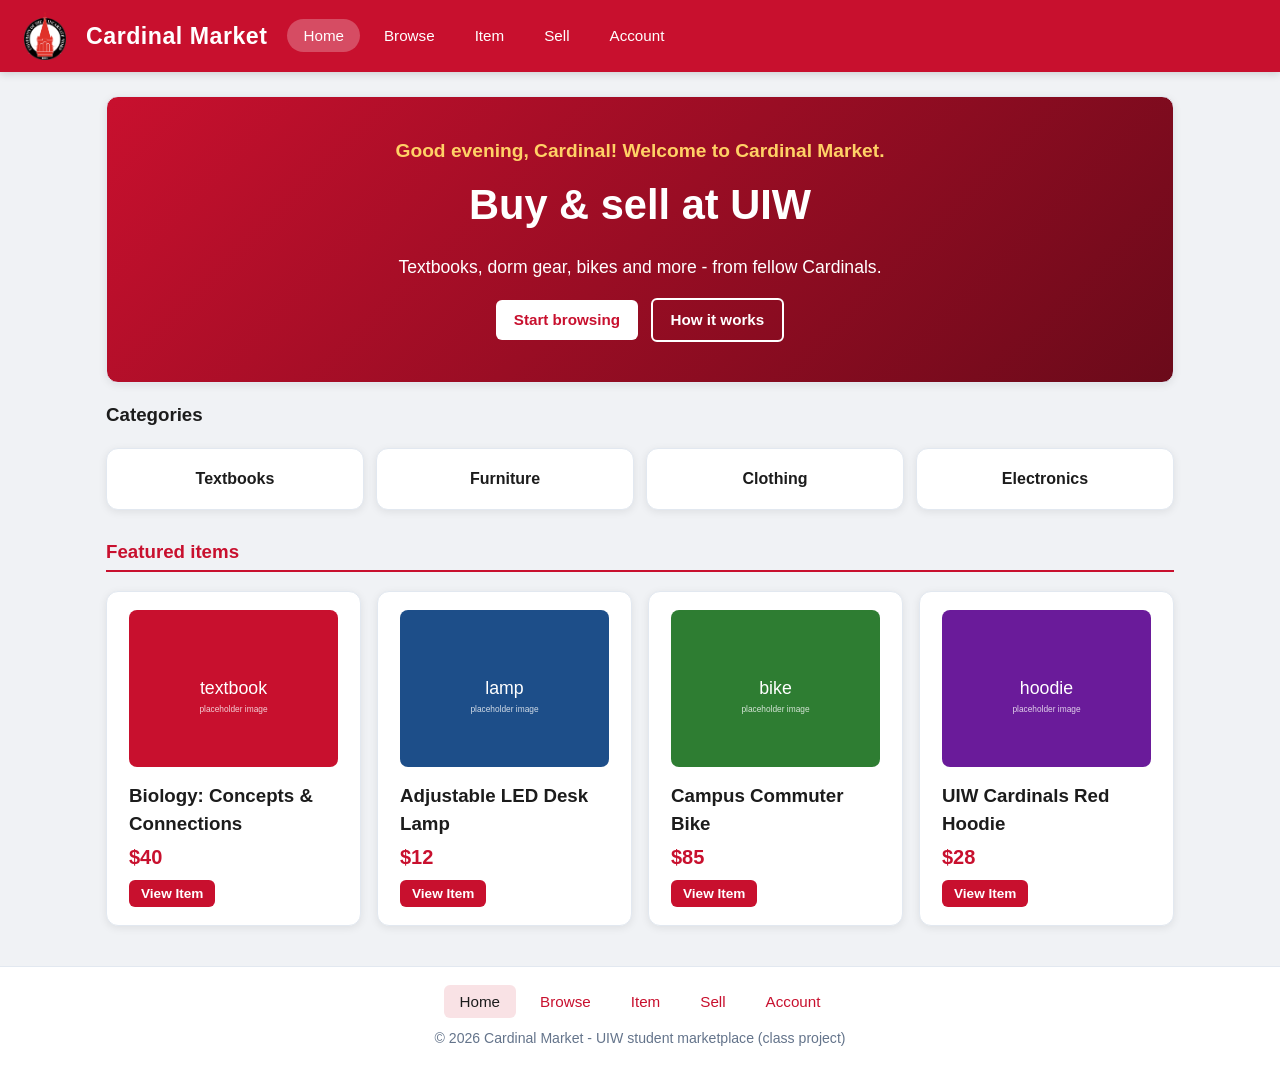
<file: sandbox/index.html>
<!DOCTYPE html>
<html lang="en">
<head>
  <meta charset="utf-8">
  <meta name="viewport" content="width=device-width, initial-scale=1">
  <title>Cardinal Market | Home</title>

  <!-- EXTERNAL CSS #1: shared by the whole team (do not edit) -->
  <link rel="stylesheet" href="css/main.css">
  <!-- EXTERNAL CSS #2: Isabella's own stylesheet (hover effects, featured cards, etc.) -->
  <link rel="stylesheet" href="css/isabella.css">

  <!-- INTERNAL CSS: lives inside <style> in the <head>. Only affects THIS page. -->
  <style>
    /* Hero banner: centered text with a little breathing room */
    .hero { text-align: center; padding: 40px 20px; }

    /* Categories: CSS grid that fits as many 160px+ tiles per row as possible */
    .categories { display: grid; grid-template-columns: repeat(auto-fit, minmax(160px, 1fr)); gap: 12px; text-align: center; }

    /* Featured items: another responsive grid (same idea as categories) */
    .featured { display: grid; grid-template-columns: repeat(auto-fill, minmax(220px, 1fr)); gap: 16px; }
  </style>
</head>
<body>
  <header>
    <img src="images/uiwLogo.gif" alt="UIW logo">
    <h1>Cardinal Market</h1>
    <nav>
        <ul>
          <li><a href="index.html">Home</a></li>
          <li><a href="listings.html">Browse</a></li>
          <li><a href="item.html">Item</a></li>
          <li><a href="sell.html">Sell</a></li>
          <li><a href="account.html">Account</a></li>
        </ul>
      </nav>
  </header>

  <main>
    <!-- LAYOUT: hero banner on top, then category tiles, then featured items -->
    <section class="hero card">
      <!-- JS fills this in with a time-of-day greeting (see js/isabella.js) -->
      <p id="welcome-msg">Welcome to Cardinal Market!</p>
      <h2>Buy &amp; sell at UIW</h2>
      <p>Textbooks, dorm gear, bikes and more - from fellow Cardinals.</p>
      <a class="btn" href="listings.html">Start browsing</a>
      <!-- This button calls a JavaScript function when clicked (onclick) -->
      <button class="btn btn-outline" onclick="showMarketplaceInfo()">How it works</button>
    </section>

    <h3>Categories</h3>
    <section class="categories">
      <!-- Each tile is a link to the Browse page. The "card" class comes from main.css,
           "category-tile" comes from isabella.css (adds the hover effect). -->
      <a class="card category-tile" href="listings.html">Textbooks</a>
      <a class="card category-tile" href="listings.html">Furniture</a>
      <a class="card category-tile" href="listings.html">Clothing</a>
      <a class="card category-tile" href="listings.html">Electronics</a>
    </section>

    <!-- INLINE CSS: the style="..." attribute below only affects this one heading -->
    <h3 style="margin-top: 28px; color: #c8102e; border-bottom: 2px solid #c8102e; padding-bottom: 4px;">Featured items</h3>

    <!-- This section starts empty: JavaScript builds one card per item from an array -->
    <section class="featured" id="featuredItems"></section>
  </main>

  <footer>
    <nav>
        <ul>
          <li><a href="index.html">Home</a></li>
          <li><a href="listings.html">Browse</a></li>
          <li><a href="item.html">Item</a></li>
          <li><a href="sell.html">Sell</a></li>
          <li><a href="account.html">Account</a></li>
        </ul>
      </nav>
    <p>&copy; <span id="year"></span> Cardinal Market - UIW student marketplace (class project)</p>
  </footer>

  <!-- EXTERNAL JS: shared first, then Isabella's own file -->
  <script src="js/main.js"></script>
  <script src="js/isabella.js"></script>
</body>
</html>
</file>
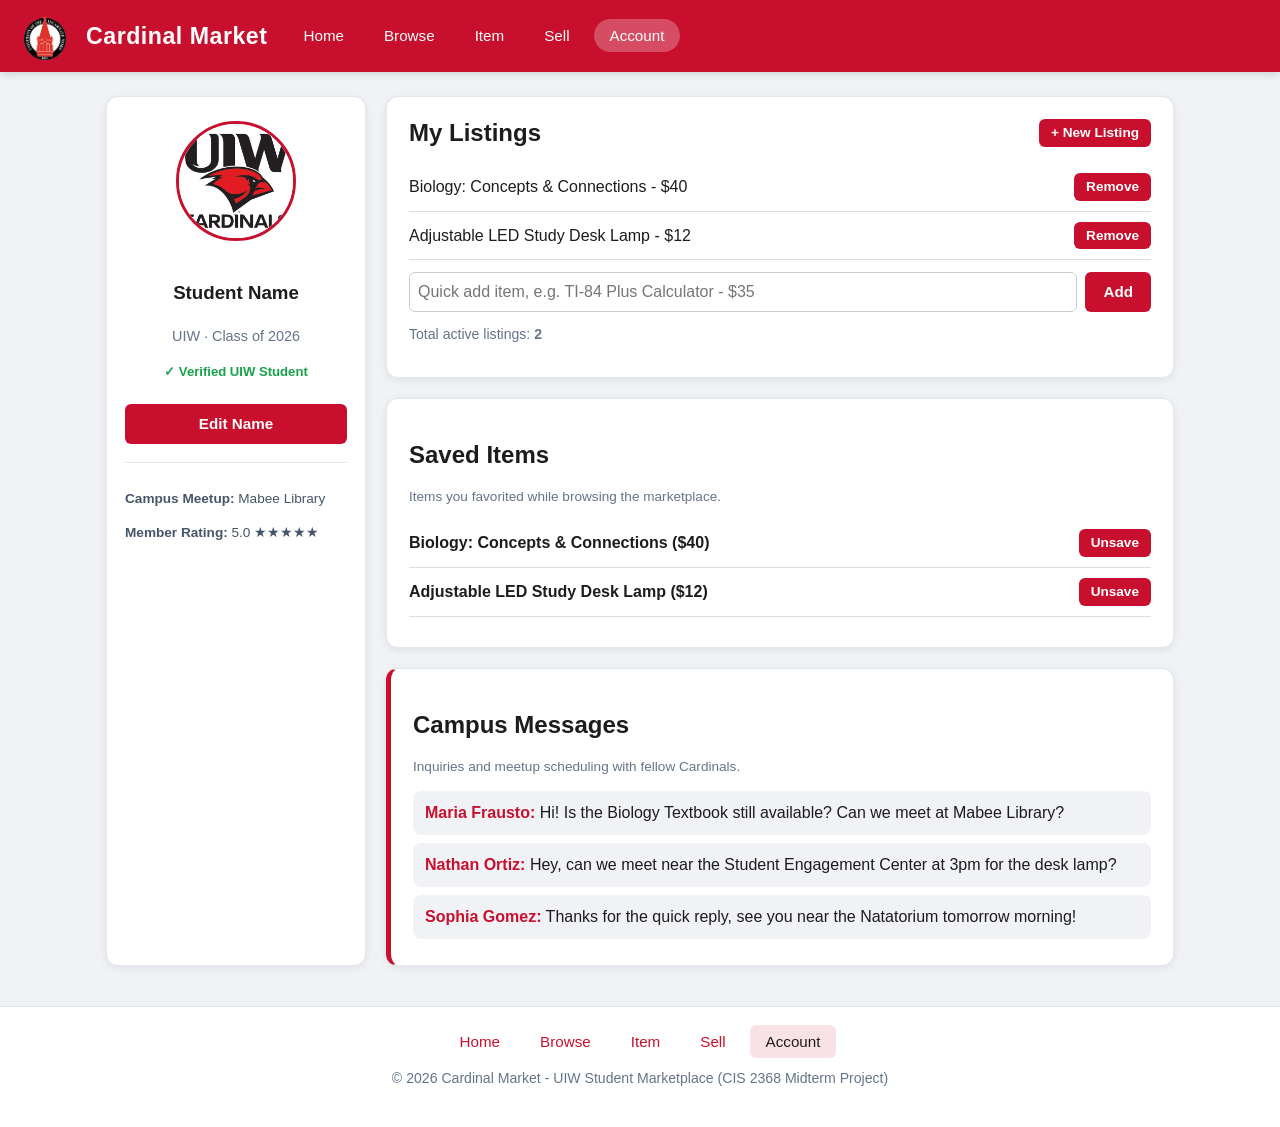
<file: sandbox/account.html>
﻿<!DOCTYPE html>
<html lang="en">
<head>
  <!-- ====================================================================
       PAGE: account.html (Student Account Dashboard)
       AUTHOR / OWNER: Isabella Gomez
       COURSE: CIS 2368 Website Development I - Midterm Project
       PROJECT: Cardinal Market (UIW Campus Student Marketplace)
       --------------------------------------------------------------------
       MODIFIED FROM CLASS:
       - HTML5 Semantic Structure (header, nav, main, section, aside, footer)
         building on hw1.html, hw2.html (images), and hw4.html (form inputs).
       - Two-column CSS Grid layout with responsive media query breakpoint
         (modified from hw5.html and hw6.html).
       - Interactive DOM list manipulation (createElement, remove, prompt)
         and event delegation (modified from hw7.html).
       - Synchronized localStorage integration with Browse, Sell, and Item pages.
       ==================================================================== -->
  <meta charset="utf-8">
  <meta name="viewport" content="width=device-width, initial-scale=1">
  <meta name="description" content="Manage your UIW Cardinal Market profile, active listings, saved items, and campus messages.">
  <title>Cardinal Market | Student Account Dashboard</title>

  <!-- EXTERNAL CSS #1: Shared team stylesheet for brand colors & buttons -->
  <link rel="stylesheet" href="css/main.css">
  <!-- EXTERNAL CSS #2: Isabella's own stylesheet for account lists & profile -->
  <link rel="stylesheet" href="css/isabella.css">

  <!-- INTERNAL CSS: Specific to account.html two-column layout -->
  <style>
    /* Two columns: 260px profile sidebar + flexible main dashboard area */
    .account-layout {
      display: grid;
      grid-template-columns: 260px 1fr;
      gap: 20px;
    }
    .profile {
      text-align: center;
      padding: 24px 18px;
    }
    .profile img {
      border-radius: 50%;
      border: 3px solid var(--cardinal);
      margin-bottom: 12px;
    }
    /* Mobile breakpoint: stack sidebar and content on smaller screens */
    @media (max-width: 768px) {
      .account-layout {
        grid-template-columns: 1fr;
      }
    }
  </style>
</head>
<body>

  <!-- ==================== HEADER & NAVIGATION ==================== -->
  <header>
    <img src="images/uiwLogo.gif" alt="University of the Incarnate Word logo">
    <h1>Cardinal Market</h1>
    <!-- Navigation bar highlighting current page -->
    <nav aria-label="Main Navigation">
      <ul>
        <li><a href="index.html">Home</a></li>
        <li><a href="listings.html">Browse</a></li>
        <li><a href="item.html">Item</a></li>
        <li><a href="sell.html">Sell</a></li>
        <li><a href="account.html">Account</a></li>
      </ul>
    </nav>
  </header>

  <!-- ==================== MAIN CONTENT ==================== -->
  <main>
    <!-- Two-Column Account Dashboard Layout -->
    <section class="account-layout">

      <!-- LEFT SIDEBAR: Student Profile Card -->
      <aside class="card profile">
        <img src="images/cardinals-logo.jpg" alt="Profile avatar" width="120" height="120">
        <!-- Student name can be dynamically edited via editNameBtn -->
        <h3 id="profileName">Student Name</h3>
        <p style="color:#64748b; font-size:0.9rem; margin-top:4px;">UIW &middot; Class of 2026</p>
        <p style="font-size:0.82rem; color:#16a34a; font-weight:600;">✓ Verified UIW Student</p>
        <button type="button" class="btn" id="editNameBtn" style="margin-top:10px; width:100%;">Edit Name</button>
        <div style="margin-top: 18px; text-align: left; font-size: 0.85rem; color:#475569; border-top: 1px solid #e2e8f0; padding-top: 12px;">
          <p><strong>Campus Meetup:</strong> Mabee Library</p>
          <p><strong>Member Rating:</strong> 5.0 ★★★★★</p>
        </div>
      </aside>

      <!-- RIGHT DASHBOARD: Listings, Saved Items, and Messages -->
      <div>
        <!-- Card 1: Active Listings Management -->
        <div class="card">
          <div style="display:flex; justify-content:space-between; align-items:center; margin-bottom:12px;">
            <h2 style="margin:0;">My Listings</h2>
            <a href="sell.html" class="btn btn-small" style="text-decoration:none;">+ New Listing</a>
          </div>

          <!-- Dynamic list of student's current listings -->
          <ul id="myListings" class="item-list">
            <li><span>Biology: Concepts & Connections - $40</span> <button type="button" class="btn btn-small remove-btn">Remove</button></li>
            <li><span>Adjustable LED Study Desk Lamp - $12</span> <button type="button" class="btn btn-small remove-btn">Remove</button></li>
          </ul>

          <!-- Quick inline addition box (Demonstrates createElement + appendChild) -->
          <div class="add-listing">
            <input type="text" id="newListing" placeholder="Quick add item, e.g. TI-84 Plus Calculator - $35" aria-label="Add new item">
            <button type="button" class="btn" id="addListingBtn">Add</button>
          </div>

          <!-- Dynamic state messages -->
          <p id="listingsEmpty" class="empty-msg" hidden>You have no active listings. <a href="sell.html">Post an item now!</a></p>
          <p style="font-size:0.88rem; color:#64748b; margin-top:10px;">Total active listings: <strong id="listingCount">2</strong></p>
        </div>

        <!-- Card 2: Saved Favorites (Synchronized with Browse & Item pages) -->
        <div class="card" style="margin-top: 20px;">
          <h2>Saved Items</h2>
          <p style="font-size:0.85rem; color:#64748b; margin-top:-6px; margin-bottom:12px;">
            Items you favorited while browsing the marketplace.
          </p>
          <ul id="savedItems" class="item-list">
            <!-- Populated dynamically from localStorage by isabella.js -->
          </ul>
        </div>

        <!-- Card 3: Simulated Campus Messages Thread -->
        <div class="card" style="margin-top: 20px; border-left: 5px solid var(--cardinal);">
          <h2>Campus Messages</h2>
          <p style="font-size:0.85rem; color:#64748b; margin-top:-6px; margin-bottom:14px;">
            Inquiries and meetup scheduling with fellow Cardinals.
          </p>
          <div id="messagesList">
            <div class="message"><strong>Maria Frausto:</strong> Hi! Is the Biology Textbook still available? Can we meet at Mabee Library?</div>
            <div class="message"><strong>Nathan Ortiz:</strong> Hey, can we meet near the Student Engagement Center at 3pm for the desk lamp?</div>
            <div class="message"><strong>Sophia Gomez:</strong> Thanks for the quick reply, see you near the Natatorium tomorrow morning!</div>
          </div>
        </div>
      </div>
    </section>
  </main>

  <!-- ==================== FOOTER ==================== -->
  <footer>
    <nav aria-label="Footer Navigation">
      <ul>
        <li><a href="index.html">Home</a></li>
        <li><a href="listings.html">Browse</a></li>
        <li><a href="item.html">Item</a></li>
        <li><a href="sell.html">Sell</a></li>
        <li><a href="account.html">Account</a></li>
      </ul>
    </nav>
    <p>&copy; <span id="year"></span> Cardinal Market - UIW Student Marketplace (CIS 2368 Midterm Project)</p>
  </footer>

  <!-- ==================== JAVASCRIPT FILES ==================== -->
  <script src="js/main.js"></script>
  <script src="js/isabella.js"></script>
</body>
</html>
</file>
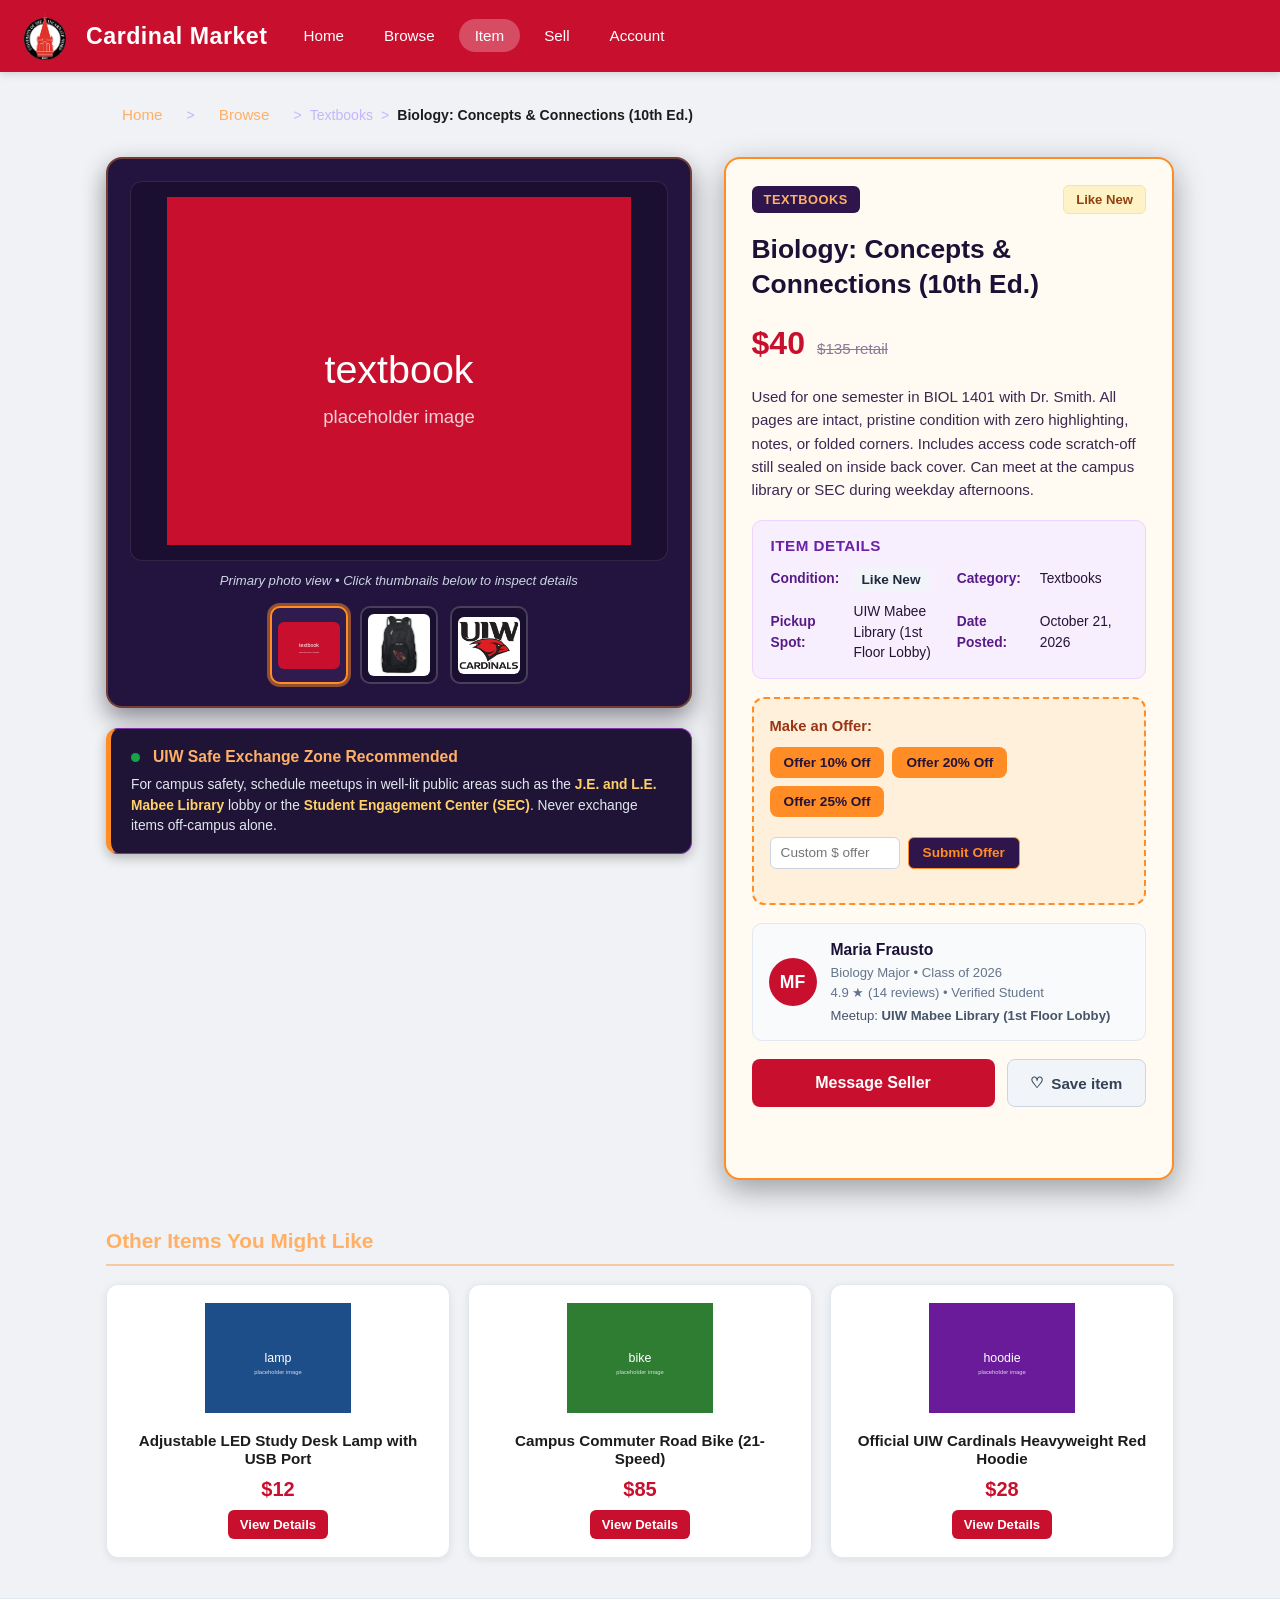
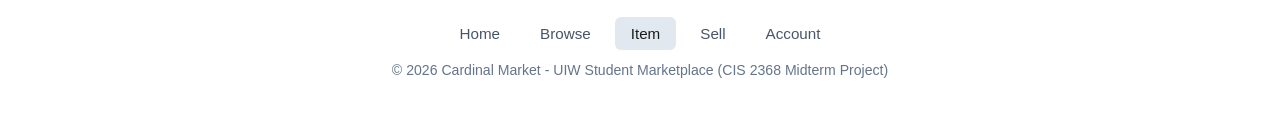
<file: sandbox/item.html>
﻿<!DOCTYPE html>
<html lang="en">
<head>
  <!-- ====================================================================
       PAGE: item.html (Item Detail & Messaging)
       AUTHOR / OWNER: Maria Frausto
       COURSE: CIS 2368 Website Development I - Midterm Project
       PROJECT: Cardinal Market (UIW Campus Student Marketplace)
       --------------------------------------------------------------------
       CLASS CODE MODIFICATIONS:
       1. Semantic HTML5 (modified from hw1.html, hw2.html, hw4.html):
          Uses <header>, <nav>, <main>, <section>, <article>, <figure>,
          <figcaption>, and <dl>/<dt>/<dd> for accessible item presentation.
       2. Multi-tier CSS Hierarchy (modified from class main.css & hw5/hw6):
          External shared (main.css) + External personal (maria.css) +
          Internal (<style>) + Inline (style="...").
       3. JavaScript Interactivity (modified from sayHello.js & DragAndDrop.js):
          Thumbnail image swapping, Save/Saved toggle, offer calculations,
          and contact seller message feedback in #contactMsg.
       ==================================================================== -->
  <meta charset="utf-8">
  <meta name="viewport" content="width=device-width, initial-scale=1">
  <meta name="description" content="Detailed view of UIW student marketplace item with verified seller information, campus meetup location, and messaging.">
  <title>Cardinal Market | Item Detail</title>

  <!-- EXTERNAL CSS #1: Shared team stylesheet for brand colors, header, footer & buttons -->
  <link rel="stylesheet" href="css/main.css">

  <!-- EXTERNAL CSS #2: Maria's own stylesheet for gallery, thumbnails, modal & detail panel -->
  <link rel="stylesheet" href="css/maria.css">

  <!-- INTERNAL CSS (Midterm Requirement for Maria):
       Adjusts two-column grid ratio and spacing specifically for item.html -->
  <style>
    /* Two-column layout: left column (gallery) ratio adjusted to 1.3fr vs 1fr for details */
    .item-detail-layout {
      display: grid;
      grid-template-columns: 1.3fr 1fr;
      gap: 32px;
      align-items: start;
      margin-bottom: 36px;
    }

    /* Responsive mobile adjustment: stack into single column */
    @media (max-width: 820px) {
      .item-detail-layout {
        grid-template-columns: 1fr;
        gap: 20px;
      }
    }

    /* Status indicator dot for verified active student sellers */
    .status-dot {
      display: inline-block;
      width: 9px;
      height: 9px;
      background-color: #16a34a; /* UIW student online indicator */
      border-radius: 50%;
      margin-right: 5px;
    }

    /* Highlight badge for the details list */
    .spec-badge {
      display: inline-block;
      padding: 2px 8px;
      border-radius: 4px;
      font-size: 0.85rem;
      background: #f1f5f9;
      color: #1e293b;
      font-weight: 600;
    }
  </style>
</head>
<body>

  <!-- ==================== SITE HEADER & NAVIGATION ==================== -->
  <header>
    <img src="images/uiwLogo.gif" alt="University of the Incarnate Word logo">
    <h1>Cardinal Market</h1>
    <!-- Shared site-wide navigation (identical across all 5 pages) -->
    <nav aria-label="Main Navigation">
      <ul>
        <li><a href="index.html">Home</a></li>
        <li><a href="listings.html">Browse</a></li>
        <li><a href="item.html">Item</a></li>
        <li><a href="sell.html">Sell</a></li>
        <li><a href="account.html">Account</a></li>
      </ul>
    </nav>
  </header>

  <!-- ==================== MAIN CONTENT ==================== -->
  <main>
    <!-- Breadcrumb trail -->
    <nav class="item-breadcrumbs" aria-label="Breadcrumb">
      <a href="index.html">Home</a>
      <span>&gt;</span>
      <a href="listings.html">Browse</a>
      <span>&gt;</span>
      <span id="breadcrumbCategory">Category</span>
      <span>&gt;</span>
      <!-- INLINE CSS #1 (Maria's custom inline style for breadcrumb emphasis) -->
      <span id="breadcrumbTitle" style="color: #1c1c1c; font-weight: 700;">Item Title</span>
    </nav>

    <!-- TWO-COLUMN PRODUCT DETAIL LAYOUT (Maria's Component) -->
    <section class="item-detail-layout">

      <!-- LEFT COLUMN: Photo Gallery & Campus Safe Zone Notice -->
      <div>
        <div class="gallery-card">
          <!-- Main Large Photo View with Figure & Figcaption -->
          <figure class="main-image-figure" style="margin: 0;">
            <div class="main-image-frame" id="mainImageFrame" title="Click to zoom image">
              <!-- INLINE CSS #2 (Starter requirement preserved on main image) -->
              <img id="mainImg" src="images/textbook.svg" alt="Biology Textbook" style="width: 100%;">
            </div>
            <figcaption id="mainImgCaption" class="main-image-caption">
              Primary photo view &bull; Click thumbnails below to inspect details
            </figcaption>
          </figure>

          <!-- Row of 3 Thumbnails (Midterm Checklist: 3 clickable thumbnails) -->
          <div class="thumbnails-row" id="thumbnailsRow" aria-label="Image thumbnails gallery">
            <button type="button" class="thumb-btn active" data-index="0" aria-label="View photo 1">
              <img src="images/textbook.svg" alt="Thumbnail 1">
            </button>
            <button type="button" class="thumb-btn" data-index="1" aria-label="View photo 2">
              <img src="images/cardinals-logo.jpg" alt="Thumbnail 2">
            </button>
            <button type="button" class="thumb-btn" data-index="2" aria-label="View photo 3">
              <img src="images/UIW_Backpack.jpg" alt="Thumbnail 3">
            </button>
          </div>
        </div>

        <!-- Campus Safety Card -->
        <div class="safety-box" style="margin-top: 20px;">
          <h4><span class="status-dot"></span> UIW Safe Exchange Zone Recommended</h4>
          <p>
            For campus safety, schedule meetups in well-lit public areas such as the
            <strong>J.E. and L.E. Mabee Library</strong> lobby or the
            <strong>Student Engagement Center (SEC)</strong>. Never exchange items off-campus alone.
          </p>
        </div>
      </div>

      <!-- RIGHT COLUMN: Item Information, Specs List, Seller & Actions -->
      <article class="details-card">
        <!-- Category & Condition Badges -->
        <div class="item-header-meta">
          <span class="category-tag" id="categoryTag">Textbooks</span>
          <span class="condition-badge" id="conditionBadge">Like New</span>
        </div>

        <!-- Product Title -->
        <h2 class="item-main-title" id="itemTitle">Biology: Concepts &amp; Connections (10th Ed.)</h2>

        <!-- Pricing Row -->
        <div class="price-container">
          <span class="detail-price" id="itemPrice">$40</span>
          <span class="original-price-note" id="originalPrice">$135 retail</span>
        </div>

        <!-- Item Full Description -->
        <p class="item-full-description" id="itemDesc">
          Used for one semester in BIOL 1401 with Dr. Smith. All pages are intact, pristine condition with zero highlighting, notes, or folded corners. Includes access code scratch-off still sealed on inside back cover. Can meet at the campus library or SEC during weekday afternoons.
        </p>

        <!-- ITEM DETAILS LIST (Midterm Checklist: ul or dl with condition, category, pickup spot, date posted) -->
        <div class="item-specs-panel">
          <h3 class="specs-heading">Item Details</h3>
          <dl class="specs-list">
            <div class="spec-row">
              <dt>Condition:</dt>
              <dd id="detailCondition"><span class="spec-badge">Like New</span></dd>
            </div>
            <div class="spec-row">
              <dt>Category:</dt>
              <dd id="detailCategory">Textbooks &amp; Study Materials</dd>
            </div>
            <div class="spec-row">
              <dt>Pickup Spot:</dt>
              <dd id="detailPickup">Mabee Library 1st Floor / SEC Breezeway</dd>
            </div>
            <div class="spec-row">
              <dt>Date Posted:</dt>
              <dd id="detailDatePosted">October 21, 2026</dd>
            </div>
          </dl>
        </div>

        <!-- Quick "Make an Offer" Calculator (Stretch Goal) -->
        <div class="offer-box">
          <span>Make an Offer:</span>
          <div class="offer-chips">
            <button type="button" class="offer-btn" data-discount="0.10">Offer 10% Off</button>
            <button type="button" class="offer-btn" data-discount="0.20">Offer 20% Off</button>
            <button type="button" class="offer-btn" data-discount="0.25">Offer 25% Off</button>
          </div>
          <!-- Custom offer input for stretch goal -->
          <div class="custom-offer-row" style="margin-top: 10px; display: flex; gap: 8px;">
            <input type="number" id="customOfferInput" placeholder="Custom $ offer" min="1" style="width: 130px; padding: 6px 10px; border: 1px solid #cbd5e1; border-radius: 6px; font-size: 0.85rem;">
            <button type="button" id="sendCustomOfferBtn" class="btn" style="padding: 6px 14px; font-size: 0.85rem;">Submit Offer</button>
          </div>
          <!-- INLINE CSS #3: Custom styled feedback message container -->
          <p id="offerResult" style="margin: 8px 0 0 0; font-size: 0.85rem; color: #64748b; font-weight: 600;"></p>
        </div>

        <!-- Verified Student Seller Card -->
        <div class="seller-profile-card">
          <div class="seller-avatar" id="sellerAvatar">UIW</div>
          <div class="seller-meta">
            <h4 id="sellerName">Maria Frausto</h4>
            <p id="sellerRole">Biology Major &bull; Class of 2026</p>
            <p id="sellerRating">4.9 &#9733; (14 reviews) &bull; Verified Student</p>
            <p style="margin-top: 4px; color: #475569;">Meetup: <strong id="meetupLocation">UIW Mabee Library (1st Floor Lobby)</strong></p>
          </div>
        </div>

        <!-- ACTION BUTTONS: Message Seller & Save Item -->
        <div class="action-buttons-row">
          <!-- Button that opens interactive messaging modal -->
          <button type="button" class="btn-message-seller" id="contactBtn">
            Message Seller
          </button>
          <!-- Save item to favorites button (Toggles text + color) -->
          <button type="button" class="btn-save-item" id="saveItemBtn">
            <span id="saveHeartIcon">&#9825;</span> <span id="saveBtnText">Save item</span>
          </button>
        </div>

        <!-- CONTACT CONFIRMATION MESSAGE (Midterm Checklist: #contactMsg shows feedback) -->
        <!-- INLINE CSS #4: Smooth transition and min-height to prevent layout jump -->
        <p id="contactMsg" style="margin: 4px 0 0 0; font-weight: bold; min-height: 1.4em; transition: all 0.3s ease;"></p>
      </article>
    </section>

    <!-- RECOMMENDATIONS: Other Campus Marketplace Listings -->
    <section class="recommendations-section">
      <h3>Other Items You Might Like</h3>
      <div class="recommendations-grid" id="similarItemsGrid">
        <!-- Rendered dynamically by maria.js -->
      </div>
    </section>
  </main>

  <!-- ==================== MODAL DIALOG: MESSAGE SELLER ==================== -->
  <div class="modal-overlay" id="messageModalOverlay" role="dialog" aria-modal="true" aria-labelledby="modalTitle">
    <div class="modal-window">
      <div class="modal-header">
        <h3 id="modalTitle">Message <span id="modalRecipient">Seller</span></h3>
        <button type="button" class="btn-close-modal" id="closeModalBtn" aria-label="Close message window">&times;</button>
      </div>
      <div class="modal-body">
        <label for="sellerMessageInput" style="font-weight: 600; font-size: 0.9rem;">Your message:</label>
        <textarea
          id="sellerMessageInput"
          placeholder="Ask about availability, condition, or suggest a campus meetup time..."
          maxlength="300"></textarea>
        <div class="char-counter" id="charCount">0 / 300 characters</div>
        <div class="modal-footer">
          <button type="button" class="btn-modal-cancel" id="cancelModalBtn">Cancel</button>
          <button type="button" class="btn-modal-send" id="sendMessageBtn">Send Message</button>
        </div>
      </div>
    </div>
  </div>

  <!-- ==================== IMAGE ZOOM MODAL (Stretch Goal) ==================== -->
  <div class="modal-overlay" id="imageZoomModal" role="dialog" aria-modal="true" aria-label="Image Zoom">
    <div class="zoom-modal-window">
      <button type="button" class="btn-close-zoom" id="closeZoomBtn" aria-label="Close zoom preview">&times;</button>
      <img id="zoomedImage" src="images/textbook.svg" alt="Zoomed item view">
    </div>
  </div>

  <!-- ==================== SITE FOOTER ==================== -->
  <footer>
    <nav aria-label="Footer Navigation">
      <ul>
        <li><a href="index.html">Home</a></li>
        <li><a href="listings.html">Browse</a></li>
        <li><a href="item.html">Item</a></li>
        <li><a href="sell.html">Sell</a></li>
        <li><a href="account.html">Account</a></li>
      </ul>
    </nav>
    <p>&copy; <span id="year"></span> Cardinal Market - UIW Student Marketplace (CIS 2368 Midterm Project)</p>
  </footer>

  <!-- ==================== EXTERNAL JAVASCRIPT ==================== -->
  <!-- Shared team script first -->
  <script src="js/main.js"></script>
  <!-- Maria's own script second -->
  <script src="js/maria.js"></script>
</body>
</html>
</file>
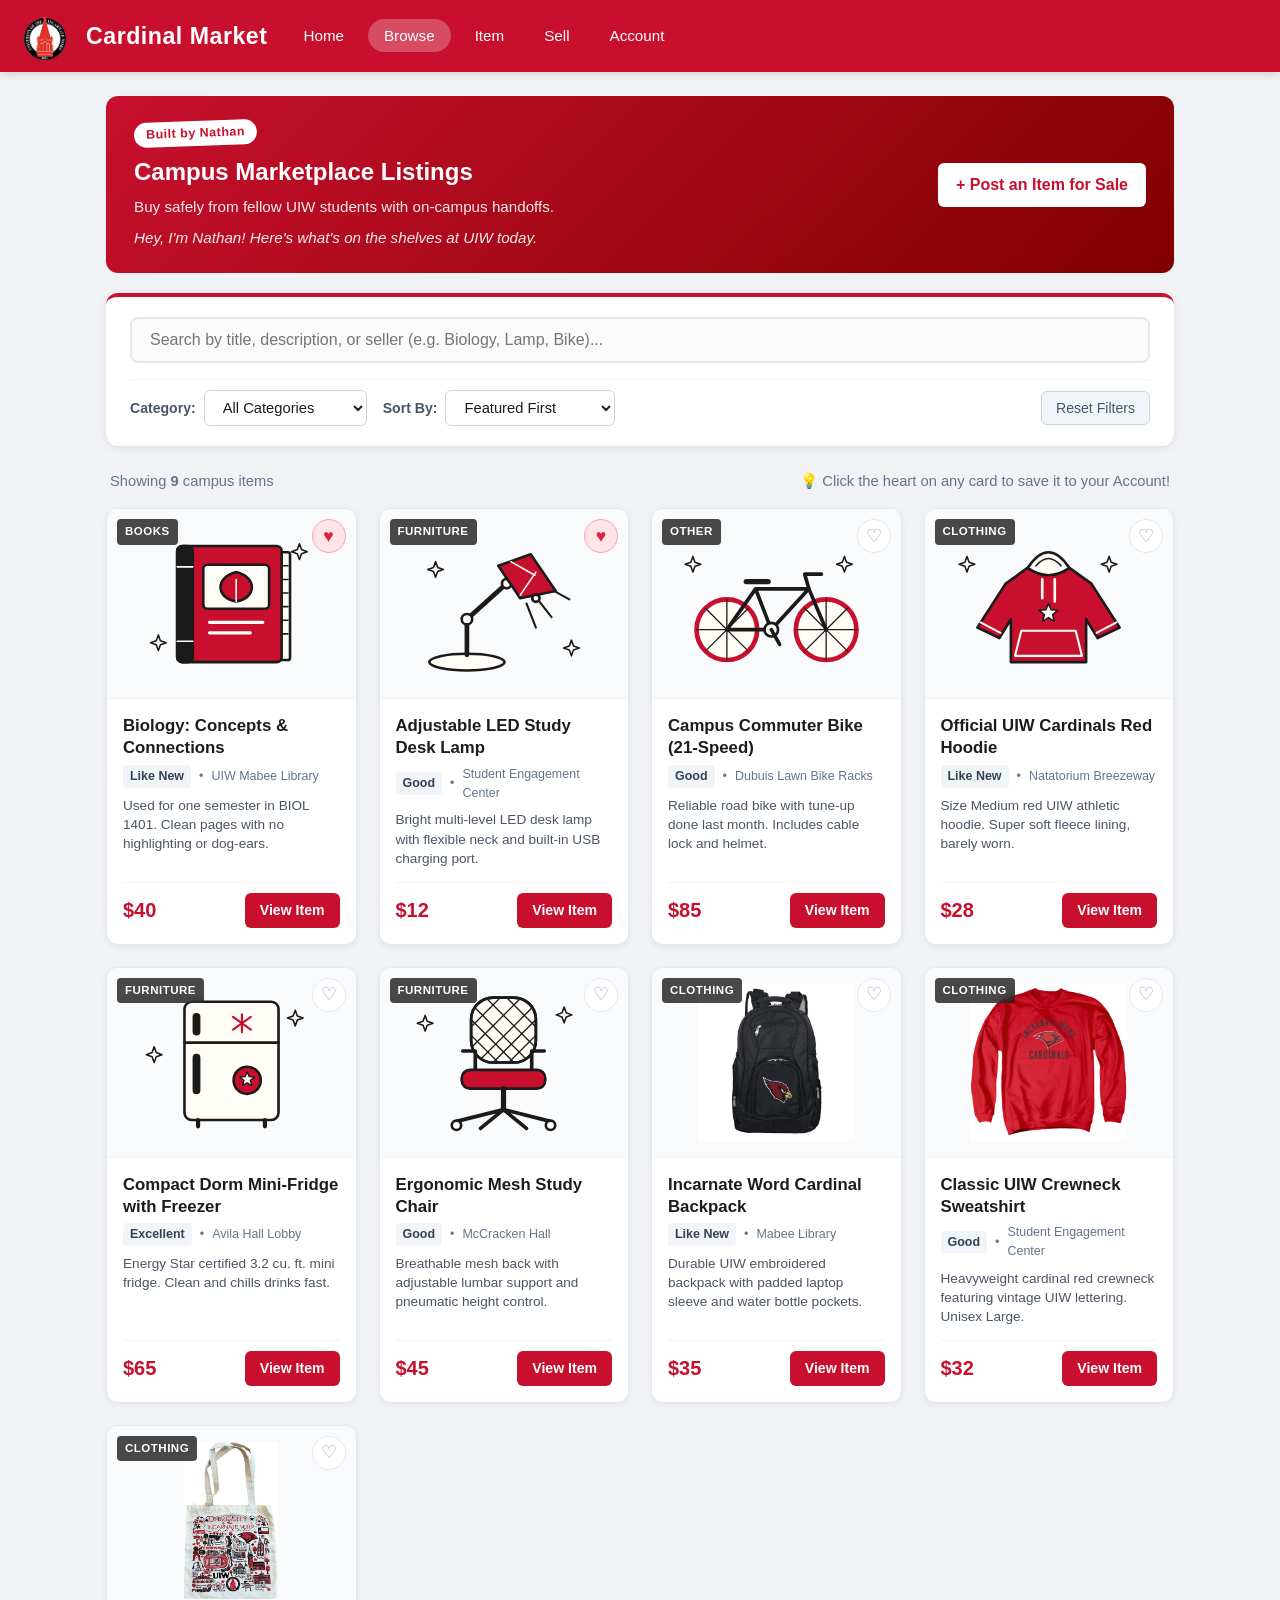
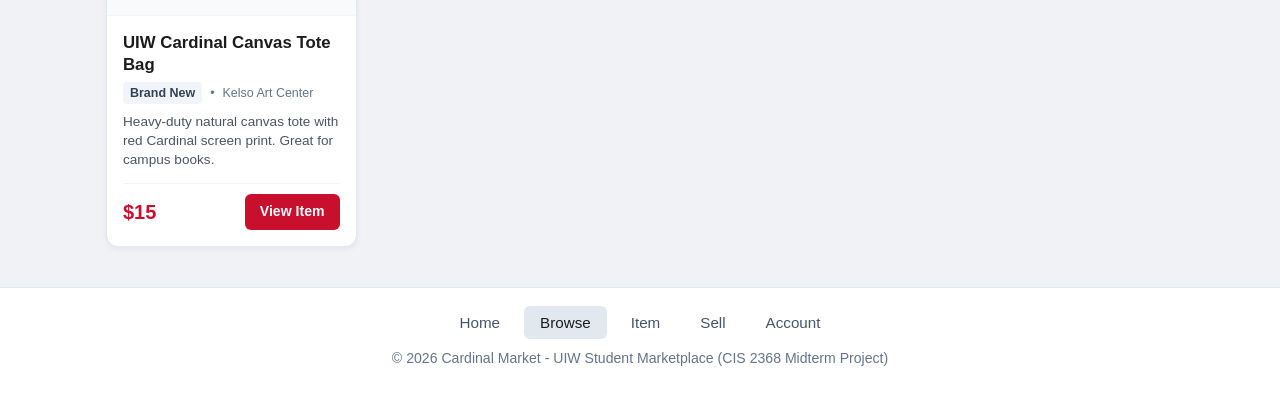
<file: sandbox/listings.html>
﻿<!DOCTYPE html>
<html lang="en">
<head>
  <!-- ====================================================================
       PAGE: listings.html (Browse Listings)
       AUTHOR / OWNER: Nathan Ortiz
       COURSE: CIS 2368 Website Development I - Midterm Project
       PROJECT: Cardinal Market (UIW Campus Student Marketplace)
       --------------------------------------------------------------------
       MODIFIED FROM CLASS:
       - Semantic HTML5 structure (header, nav, main, section, article, footer)
         building on class lessons from hw1.html.
       - Form controls (input, select, button) modified from hw4.html and
         inputOutput.html for interactive client-side filtering.
       - Connects shared external CSS (main.css), student external CSS (nathan.css),
         and page-specific internal CSS.
       ==================================================================== -->
  <meta charset="utf-8">
  <meta name="viewport" content="width=device-width, initial-scale=1">
  <meta name="description" content="Browse verified student listings at UIW - textbooks, dorm essentials, electronics, and apparel.">
  <title>Cardinal Market | Browse Campus Listings</title>

  <!-- EXTERNAL CSS #1: Shared team stylesheet for brand colors & core elements -->
  <link rel="stylesheet" href="css/main.css">
  <!-- EXTERNAL CSS #2: Nathan's own stylesheet for grid layout & filter controls -->
  <link rel="stylesheet" href="css/nathan.css">

  <!-- INTERNAL CSS: Specific to listings.html presentation -->
  <style>
    /* Hero section styling for the browse banner */
    .browse-header-banner {
      background: linear-gradient(135deg, #c8102e 0%, #800000 100%);
      color: #ffffff;
      padding: 24px 28px;
      border-radius: 12px;
      margin-bottom: 20px;
      display: flex;
      justify-content: space-between;
      align-items: center;
      flex-wrap: wrap;
      gap: 16px;
    }
    .browse-header-banner h2 {
      margin: 0 0 6px 0;
      font-size: 1.5rem;
    }
    .browse-header-banner p {
      margin: 0;
      opacity: 0.92;
      font-size: 0.95rem;
    }
    .btn-sell-shortcut {
      background: #ffffff;
      color: #c8102e;
      padding: 10px 18px;
      border-radius: 6px;
      text-decoration: none;
      font-weight: bold;
      transition: background 0.2s ease, transform 0.2s ease;
    }
    .btn-sell-shortcut:hover {
      background: #f8fafc;
      transform: translateY(-2px);
    }
    /* Personal touch: small chip + friendly note in the banner */
    .builder-chip {
      display: inline-block;
      margin-bottom: 8px;
      padding: 3px 12px;
      font-size: 0.78rem;
      font-weight: bold;
      letter-spacing: 0.5px;
      color: #c8102e;
      background: #ffffff;
      border-radius: 20px;
    }
    .personal-note {
      margin-top: 8px !important;
      font-style: italic;
    }
  </style>
</head>
<body>

  <!-- ==================== HEADER & SHARED NAVIGATION ==================== -->
  <header>
    <!-- Logo with alternate text for accessibility -->
    <img src="images/uiwLogo.gif" alt="University of the Incarnate Word logo">
    <h1>Cardinal Market</h1>
    <!-- Main site navigation bar -->
    <nav aria-label="Main Navigation">
      <ul>
        <li><a href="index.html">Home</a></li>
        <li><a href="listings.html">Browse</a></li>
        <li><a href="item.html">Item</a></li>
        <li><a href="sell.html">Sell</a></li>
        <li><a href="account.html">Account</a></li>
      </ul>
    </nav>
  </header>

  <!-- ==================== MAIN PAGE CONTENT ==================== -->
  <main>
    <!-- Page Header Banner -->
    <section class="browse-header-banner">
      <div>
        <!-- Personal touch: a small "built by" chip. The style="" attribute is this page's INLINE CSS example. -->
        <span class="builder-chip" style="transform: rotate(-2deg);">Built by Nathan</span>
        <h2>Campus Marketplace Listings</h2>
        <p>Buy safely from fellow UIW students with on-campus handoffs.</p>
        <p class="personal-note">Hey, I'm Nathan! Here's what's on the shelves at UIW today.</p>
      </div>
      <a class="btn-sell-shortcut" href="sell.html">+ Post an Item for Sale</a>
    </section>

    <!-- Interactive Filter Toolbar (Nathan's component) -->
    <section class="browse-toolbar" aria-label="Search and Filter Options">
      <!-- Search input row -->
      <div class="search-row">
        <div class="search-input-wrapper">
          <input
            type="text"
            id="search"
            placeholder="Search by title, description, or seller (e.g. Biology, Lamp, Bike)..."
            aria-label="Search listings">
        </div>
      </div>

      <!-- Secondary filter controls (category, sort, reset) -->
      <div class="filters-row">
        <!-- Category Dropdown Filter -->
        <div class="filter-group">
          <label for="category">Category:</label>
          <select id="category" aria-label="Filter by category">
            <option value="all">All Categories</option>
            <option value="books">Textbooks</option>
            <option value="furniture">Dorm &amp; Furniture</option>
            <option value="clothing">Apparel &amp; Gear</option>
            <option value="other">Bikes &amp; Other</option>
          </select>
        </div>

        <!-- Sorting Dropdown -->
        <div class="filter-group">
          <label for="sortBy">Sort By:</label>
          <select id="sortBy" aria-label="Sort listings">
            <option value="featured">Featured First</option>
            <option value="price-low">Price: Low to High</option>
            <option value="price-high">Price: High to Low</option>
            <option value="title-az">Name: A to Z</option>
          </select>
        </div>

        <!-- Reset Button -->
        <button type="button" id="resetFilters" class="btn-reset-filters">Reset Filters</button>
      </div>
    </section>

    <!-- Results Summary Count -->
    <div class="results-summary">
      <span>Showing <strong id="resultsCount">9</strong> campus items</span>
      <span>💡 Click the heart on any card to save it to your Account!</span>
    </div>

    <!-- Responsive Product Grid Container (Populated dynamically by nathan.js) -->
    <section class="browse-grid" id="grid" aria-live="polite">
      <!-- Cards are generated dynamically by nathan.js using JavaScript DOM methods -->
    </section>
  </main>

  <!-- ==================== FOOTER ==================== -->
  <footer>
    <nav aria-label="Footer Navigation">
      <ul>
        <li><a href="index.html">Home</a></li>
        <li><a href="listings.html">Browse</a></li>
        <li><a href="item.html">Item</a></li>
        <li><a href="sell.html">Sell</a></li>
        <li><a href="account.html">Account</a></li>
      </ul>
    </nav>
    <p>&copy; <span id="year"></span> Cardinal Market - UIW Student Marketplace (CIS 2368 Midterm Project)</p>
  </footer>

  <!-- ==================== JAVASCRIPT FILES ==================== -->
  <!-- Shared JS (handles active navigation link & footer copyright year) -->
  <script src="js/main.js"></script>
  <!-- Nathan's external JS (catalog array, filtering logic, favorite persistence) -->
  <script src="js/nathan.js"></script>
</body>
</html>
</file>
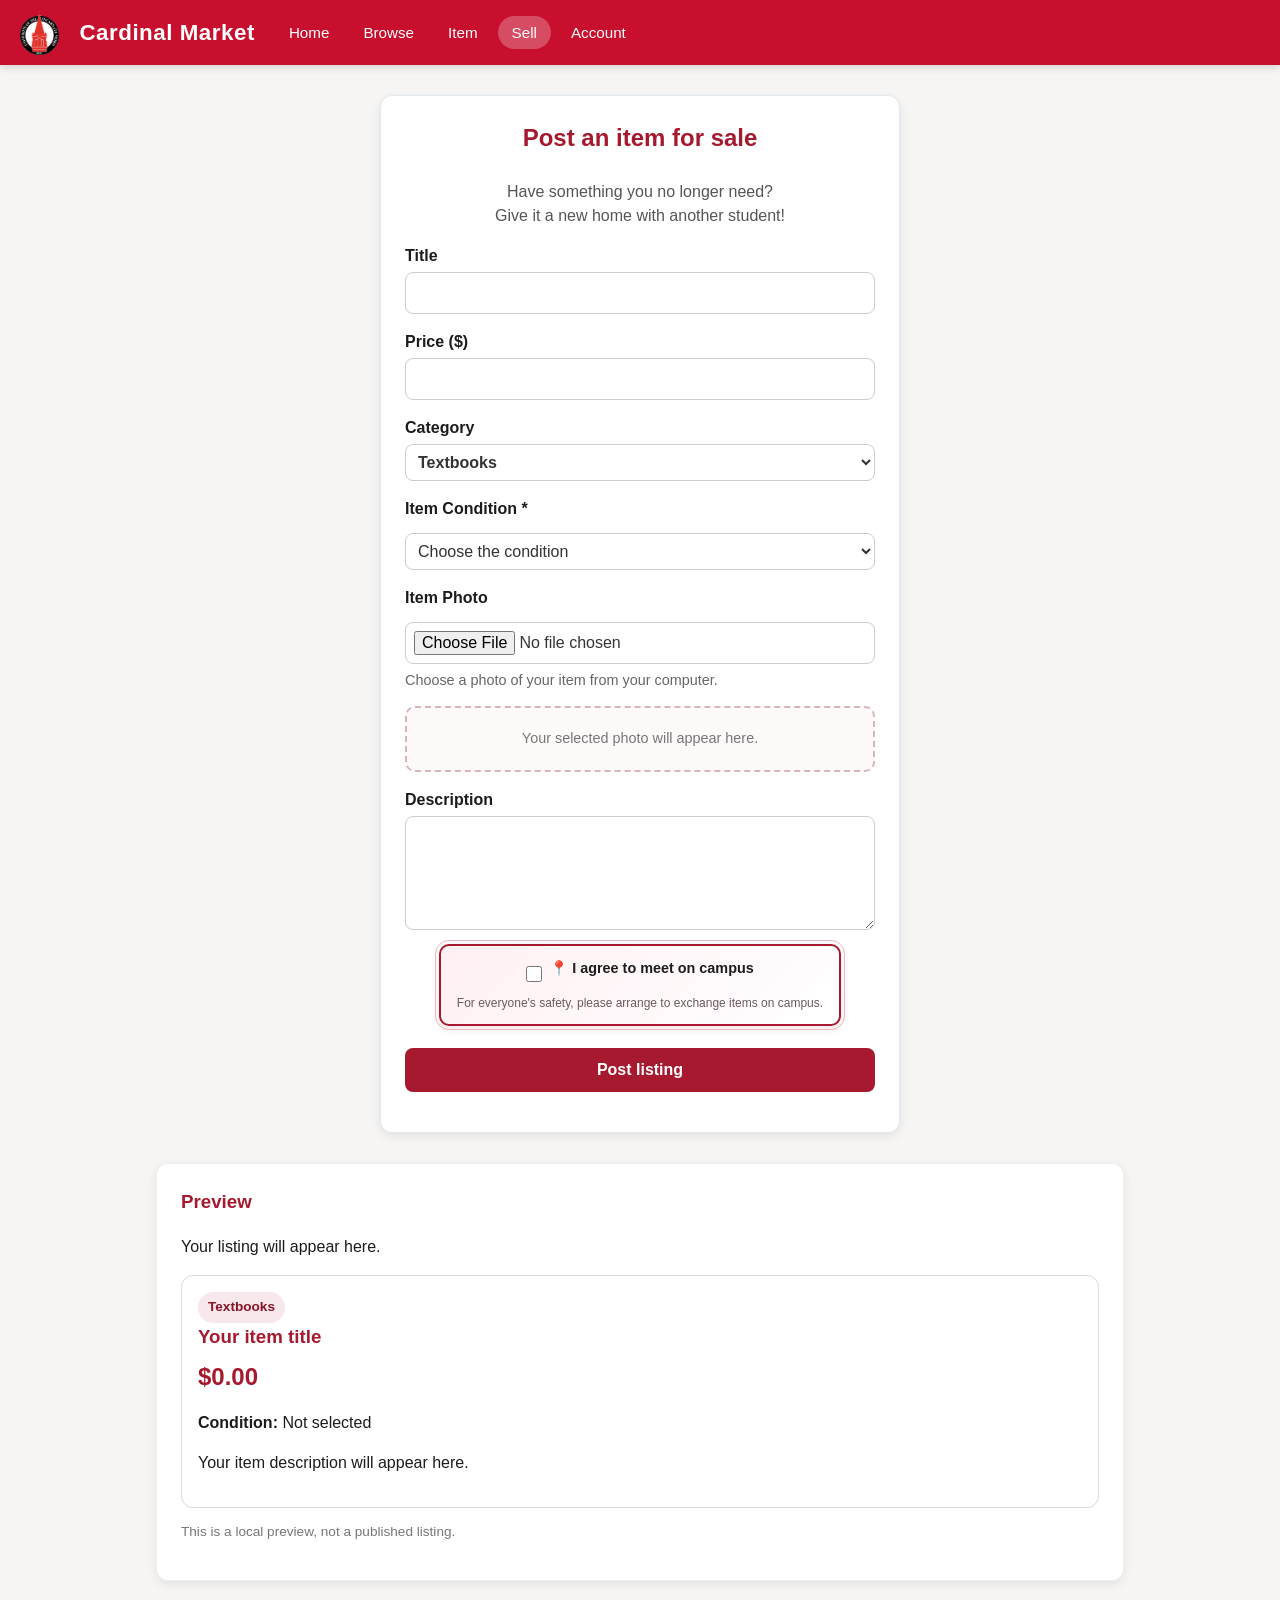
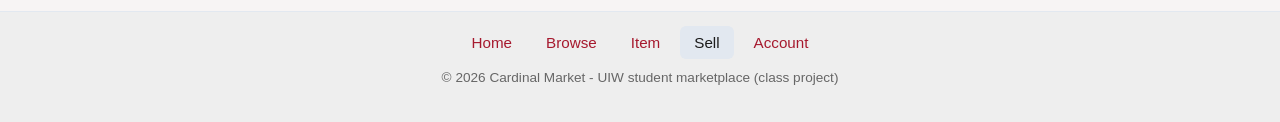
<file: sandbox/sell.html>
<!DOCTYPE html>
<html lang="en">
<head>
  <meta charset="utf-8">
  <meta name="viewport" content="width=device-width, initial-scale=1">
  <title>Cardinal Market | Sell</title>

  <!-- EXTERNAL CSS #1: shared by the whole team (do not edit) -->
  <link rel="stylesheet" href="css/main.css">
  <!-- EXTERNAL CSS #2: Sophia's own stylesheet -->
  <link rel="stylesheet" href="css/sophia.css">

  <!-- INTERNAL CSS: lives inside <style> in the <head>. Sophia: add yours here. -->
  <style>

/* UIW logo as a faded background watermark */
body {
    position: relative;
    isolation: isolate;
    background-color: #f7f4f4;
}

body::before {
    content: "";
    position: fixed;
    inset: 0;

    background-image: url("https://imgs.search.brave.com/QVzVws38UPAopThDQZbweDiD0GD1dTisjf8yA4GmxN0/rs:fit:860:0:0:0/g:ce/aHR0cHM6Ly9sb2dv/cy13b3JsZC5uZXQv/d3AtY29udGVudC91/cGxvYWRzLzIwMjAv/MDcvSW5jYXJuYXRl/LVdvcmQtQ2FyZGlu/YWxzLUVtYmxlbS03/MDB4Mzk0LnBuZw");
    background-repeat: repeat;
    background-position: center;
    background-size: 60%;

    opacity: .2;
    z-index: -1;
    pointer-events: none;
}


    .sell-form { max-width: 520px; margin: 0 auto; }
    .sell-form label { display: block; margin-bottom: 12px; }
    .sell-form input, .sell-form select, .sell-form textarea { display: block; width: 100%; padding: 8px; margin-top: 4px; }

      /* INTERNAL CSS: controls the sell form layout */
    .sell-form {
        width: 90%;
        max-width: 520px;
        margin: 30px auto;
        padding: 24px;
        box-sizing: border-box;
    }

    .sell-form h2 {
        text-align: center;
    }

    @media (max-width: 600px) {
        .sell-form {
            width: 100%;
            padding: 16px;
        }
    }
  </style>
</head>
<body>
  <header>
    <img src="images/uiwLogo.gif" alt="UIW logo">
    <h1>Cardinal Market</h1>
    <nav>
        <ul>
          <li><a href="index.html">Home</a></li>
          <li><a href="listings.html">Browse</a></li>
          <li><a href="item.html">Item</a></li>
          <li><a href="sell.html">Sell</a></li>
          <li><a href="account.html">Account</a></li>
        </ul>
      </nav>
  </header>

  <main>
    <!-- LAYOUT: one centered card containing a form, preview box underneath -->
    <section class="card sell-form">
      <h2>Post an item for sale</h2>

      <p class="form-intro">
        Have something you no longer need? <br>
        Give it a new home with another student!
      </p>

      <form id="sellForm">
        <label>Title <input type="text" id="title" required></label>
        <label>Price ($) <input type="number" id="price" min="0" required></label>
        <label>Category
          <select id="cat">
            <option>Textbooks</option>
            <option>Furniture</option>
            <option>Clothing</option>
            <option>Electronics</option>
            <option>Other</option> 
          </select>
        </label>

          <label for="condition">Item Condition *</label>
              <select id="condition" required>
                  <option value="">Choose the condition</option>
                  <option value="New">New</option>
                  <option value="Like New">Like New</option>
                  <option value="Good">Good</option>
                  <option value="Fair">Fair</option>
              </select>

        <label for="image">Item Photo</label>
              <input
                  type="file"
                  id="image"
                  accept="image/*"
              >
              <p class="help-text">
                  Choose a photo of your item from your computer.
              </p>
                <div class="photo-preview-box">
                   <img
                      id="imagePreview"
                      alt="Preview of your selected item"
                      hidden
                  >
                 <p id="photoMessage">Your selected photo will appear here.</p>
                 </div>

 <label>Description <textarea id="desc" rows="4"></textarea></label>
 

<div class="campus-checkbox">
    <div class="campus-checkbox-heading">
        <input type="checkbox" id="campusMeet" required>
        <label for="campusMeet">📍 I agree to meet on campus</label>
    </div>

    <p class="campus-checkbox-note">
        For everyone's safety, please arrange to exchange items on campus.
    </p>
</div>


        <button type="submit" class="btn">Post listing</button>
         <p id="formMessage" role="status" aria-live="polite"></p>
      </form>
    </section>

 <section class="card" id="preview" style="margin-top:16px">
      <h3>Preview</h3>
      <p>Your listing will appear here.</p>
       <div class="preview-card">
          <img
            id="previewImage"
            alt="Item listing photo"
            hidden
           >

          <div class="preview-details">
          <span id="previewCategory" class="category-label">
              Category
          </span>

          <h3 id="previewTitle">Your item title</h3>

          <p id="previewPrice" class="preview-price">$0.00</p>

          <p>
          <strong>Condition:</strong>
          <span id="previewCondition">Not selected</span>
          </p>

          <p id="previewDescription" >
             Your item description will appear here.
          </p>

            </div>
          </div>

            <p class="preview-note">
                This is a local preview, not a published listing.
            </p>
    </section>

    <!-- TODO (Sophia): see Issue - validate form, show live preview with JS -->
  </main>

  <footer>
    <nav>
        <ul>
          <li><a href="index.html">Home</a></li>
          <li><a href="listings.html">Browse</a></li>
          <li><a href="item.html">Item</a></li>
          <li><a href="sell.html">Sell</a></li>
          <li><a href="account.html">Account</a></li>
        </ul>
      </nav>
    <p>&copy; <span id="year"></span> Cardinal Market - UIW student marketplace (class project)</p>
  </footer>

    <!-- Confetti animation layer -->
    <div id="confetti-area"></div>

  <!-- EXTERNAL JS: shared first, then Sophia's own file -->
  <script src="js/main.js"></script>
  <script src="js/sophia.js"></script>
</body>
</html>
</file>
<file: sandbox/css/main.css>
﻿/* ==========================================================
   main.css  -  SHARED stylesheet (EXTERNAL CSS) for every page
   Team: Isabella (Home/Account), Nathan (Browse), Maria (Item), Sophia (Sell)
   Course: CIS 2368 Website Development I - Midterm Project
   Site: Cardinal Market (UIW Campus Student Marketplace)
   ----------------------------------------------------------
   MODIFIED FROM CLASS:
   - Uses CSS Custom Properties (:root) to define the official UIW color palette.
   - Global box-sizing, typography, and flexbox navigation bar with active states.
   - Consistent card components and button utilities across all 5 pages.
   ========================================================== */
:root {
  --cardinal: #c8102e;   /* Official UIW Cardinal Red */
  --cardinal-dark: #800000; /* Deep Burgundy Accent */
  --dark: #1c1c1c;       /* Text primary */
  --light: #f0f2f5;      /* Clean background grey */
  --white: #ffffff;
}

* {
  box-sizing: border-box;
}

body {
  margin: 0;
  font-family: Arial, Verdana, sans-serif;
  background: var(--light);
  color: var(--dark);
  line-height: 1.5;
}

/* Site-wide Header */
header {
  background: var(--cardinal);
  color: var(--white);
  padding: 12px 24px;
  display: flex;
  align-items: center;
  gap: 20px;
  flex-wrap: wrap;
  box-shadow: 0 2px 8px rgba(0, 0, 0, 0.15);
}

header img {
  height: 48px;
  object-fit: contain;
}

header h1 {
  margin: 0;
  font-size: 1.45rem;
  letter-spacing: 0.5px;
}

/* Header & Footer Navigation */
nav ul {
  list-style: none;
  margin: 0;
  padding: 0;
  display: flex;
  gap: 8px;
  flex-wrap: wrap;
}

nav a {
  color: var(--white);
  text-decoration: none;
  padding: 8px 16px;
  border-radius: 20px;
  font-weight: 500;
  font-size: 0.95rem;
  transition: background-color 0.2s ease;
}

nav a:hover,
nav a.active {
  background: rgba(255, 255, 255, 0.25);
}

/* Main Container */
main {
  max-width: 1100px;
  margin: 24px auto;
  padding: 0 16px;
  min-height: calc(100vh - 220px);
}

/* Footer */
footer {
  text-align: center;
  padding: 24px 16px;
  font-size: 0.88rem;
  color: #64748b;
  background: #ffffff;
  border-top: 1px solid #e2e8f0;
  margin-top: 40px;
}

footer nav ul {
  justify-content: center;
  margin-bottom: 12px;
}

footer nav a {
  color: #475569;
  border-radius: 6px;
}

footer nav a:hover,
footer nav a.active {
  background: #e2e8f0;
  color: var(--dark);
}

/* ----------------------------------------------------------
   Reusable Component Utilities
   ---------------------------------------------------------- */
.card {
  background: var(--white);
  border-radius: 12px;
  box-shadow: 0 2px 8px rgba(0, 0, 0, 0.08);
  padding: 18px 22px;
  border: 1px solid #e2e8f0;
}

.btn {
  display: inline-block;
  background: var(--cardinal);
  color: var(--white);
  border: 0;
  padding: 10px 18px;
  border-radius: 6px;
  cursor: pointer;
  text-decoration: none;
  font-size: 0.95rem;
  font-weight: 600;
  transition: background-color 0.2s ease, transform 0.2s ease;
  line-height: 1.3;
}

.btn:hover {
  background: #9d0d24;
}

.btn-small {
  padding: 6px 12px;
  font-size: 0.84rem;
}

.btn-outline {
  background: transparent;
  border: 2px solid var(--cardinal);
  color: var(--cardinal);
}

.btn-outline:hover {
  background: var(--cardinal);
  color: var(--white);
}

.price {
  font-weight: 800;
  font-size: 1.25rem;
  color: var(--cardinal);
}
</file>
<file: sandbox/css/isabella.css>
/* isabella.css - EXTERNAL CSS owned by Isabella (used by index.html and account.html).
   Colors come from the CSS variables defined in main.css (var(--cardinal), etc.). */

/* ---------- HOME PAGE ---------- */

/* HERO BANNER (assignment: background gradient + big text).
   linear-gradient blends cardinal red into a darker red at a 135-degree angle. */
.hero {
  background: linear-gradient(135deg, var(--cardinal), #6b0a1a);
  color: var(--white);
}
.hero h2 { font-size: 2.6rem; margin: 8px 0; }   /* big headline */
.hero p  { font-size: 1.1rem; }

/* The greeting line in the hero banner (JS also changes its color/weight) */
#welcome-msg {
  font-size: 1.2rem;
  margin: 0 0 8px;
}

/* Buttons inside the hero: white so they stand out on the red background */
.hero .btn { background: var(--white); color: var(--cardinal); font-weight: bold; }
.hero .btn:hover { background: #ffe4e8; }

/* A second button style: white with a red outline.
   Used together with .btn (from main.css): <button class="btn btn-outline"> */
/* (inside the hero it is see-through with a white outline) */
.btn-outline {
  background: transparent;
  color: var(--cardinal);
  border: 2px solid var(--cardinal);
  margin-left: 8px;
}
.btn-outline:hover { background: var(--cardinal); color: var(--white); }
.hero .btn-outline { background: transparent; color: var(--white); border-color: var(--white); }
.hero .btn-outline:hover { background: var(--white); color: var(--cardinal); }

/* Category tiles: turn the plain boxes into clickable tiles */
.category-tile {
  display: block;
  color: var(--dark);
  text-decoration: none;
  font-weight: bold;
  /* "transition" animates the hover change smoothly */
  transition: transform 0.2s, box-shadow 0.2s;
}
/* :hover = while the mouse is over the tile -> lift it up and add a shadow */
.category-tile:hover {
  transform: translateY(-4px);
  box-shadow: 0 6px 12px rgba(0, 0, 0, 0.25);
  color: var(--cardinal);
}

/* Featured item cards (these are created by JavaScript) */
.featured-card img { width: 100%; border-radius: 8px; }
.featured-card h3 { margin: 8px 0 4px; }
.featured-card .price { margin: 0 0 8px; }

/* ---------- ACCOUNT PAGE ---------- */

/* Lists of listings / saved items: remove bullets, one row per item */
.item-list { list-style: none; margin: 0 0 12px; padding: 0; }
.item-list li {
  display: flex;
  justify-content: space-between;  /* text on the left, button on the right */
  align-items: center;
  padding: 10px 0;
  border-bottom: 1px solid #ddd;
}

/* Smaller button for the Remove / Unsave actions */
.btn-small { padding: 5px 12px; font-size: 0.85rem; }

/* Row with the text box + button for adding a new listing */
.add-listing { display: flex; gap: 8px; margin: 8px 0 12px; }
.add-listing input { flex: 1; padding: 8px; border: 1px solid #ccc; border-radius: 6px; font-size: 1rem; }

/* Messages section: each message is a light-grey bubble */
.message { background: var(--light); border-radius: 8px; padding: 10px 12px; margin-bottom: 8px; }
.message strong { color: var(--cardinal); }

/* Friendly message shown when a list is empty */
.empty-msg { color: #666; font-style: italic; }

/* Class added by JavaScript to fade out a row just before it is removed */
.fading { opacity: 0; transition: opacity 0.3s; }

/* ---------- BOTH PAGES ---------- */

/* main.css makes nav links white, which is invisible in the light-grey footer.
   This rule makes the footer links cardinal red on my two pages. */
footer nav ul { justify-content: center; }
footer nav a { color: var(--cardinal); }
footer nav a:hover, footer nav a.active { background: rgba(200, 16, 46, .12); }
</file>
<file: sandbox/css/maria.css>
/* ==========================================================================
   maria.css - EXTERNAL STYLESHEET FOR ITEM DETAIL PAGE (HALLOWEEN EDITION 🎃)
   Author: Maria Frausto
   Course: CIS 2368 Website Development I - Midterm Project
   Site: Cardinal Market / Cardinal Finds (UIW Campus Student Marketplace)
   --------------------------------------------------------------------------
   MODIFIED FROM CLASS:
   - Builds on Prof. Idar's lessons on CSS Selectors, Box Model, and layout (hw5 & hw6).
   - Enhances class concepts by using CSS Grid (two-column product inspection layout)
     and Flexbox for responsive, mobile-first design.
   - Utilizes CSS custom variables (:root from main.css), hover transformations,
     and micro-interactions for a polished e-commerce experience.
   - Infuses an October Halloween theme (midnight purple #1b1035, pumpkin orange #ff8c24,
     spooky purple #7d35a5) for a festive campus seasonal shopping experience.
   ========================================================================== */

/* --------------------------------------------------------------------------
   1. HALLOWEEN THEME & PAGE BACKGROUND
   -------------------------------------------------------------------------- */
.fun-finds-page {
  background: linear-gradient(
    180deg,
    #1b1035 0%,
    #2a1645 35%,
    #3d1e5a 70%,
    #f8f2eb 100%
  );
  color: #ffffff;
  min-height: 100vh;
}

/* Header branding sparkle */
.brand-sparkle {
  color: #ff8c24;
  margin-left: 6px;
  display: inline-block;
  animation: sparklePulse 2.5s infinite ease-in-out;
}

@keyframes sparklePulse {
  0%, 100% { transform: scale(1); opacity: 0.9; }
  50% { transform: scale(1.2) rotate(10deg); opacity: 1; }
}

/* --------------------------------------------------------------------------
   2. BREADCRUMB NAVIGATION
   -------------------------------------------------------------------------- */
.item-breadcrumbs {
  display: flex;
  align-items: center;
  gap: 8px;
  font-size: 0.88rem;
  color: #e2d9f3;
  margin-bottom: 22px;
  flex-wrap: wrap;
}

.item-breadcrumbs a {
  color: #ffb066;
  text-decoration: none;
  font-weight: 500;
  transition: color 0.2s ease;
}

.item-breadcrumbs a:hover {
  color: #ffffff;
  text-decoration: underline;
}

.item-breadcrumbs span {
  color: #c4b5fd;
}

/* --------------------------------------------------------------------------
   3. TWO-COLUMN PRODUCT DETAIL LAYOUT (CSS Grid & Responsive)
   -------------------------------------------------------------------------- */
.item-detail-layout {
  display: grid;
  grid-template-columns: 1.25fr 1fr;
  gap: 28px;
  align-items: start;
  margin-bottom: 36px;
}

/* Responsive breakpoint: stack columns on mobile screens */
@media (max-width: 860px) {
  .item-detail-layout {
    grid-template-columns: 1fr;
    gap: 22px;
  }
}

/* --------------------------------------------------------------------------
   4. PHOTO GALLERY COMPONENT (Left Column)
   -------------------------------------------------------------------------- */
.gallery-card {
  background: #23143f;
  border-radius: 16px;
  padding: 22px;
  box-shadow: 0 10px 25px rgba(10, 5, 20, 0.45);
  border: 2px solid rgba(255, 140, 36, 0.35);
  transition: border-color 0.3s ease;
}

.gallery-card:hover {
  border-color: rgba(255, 140, 36, 0.7);
}

.main-image-figure {
  margin: 0;
  display: flex;
  flex-direction: column;
}

.main-image-frame {
  width: 100%;
  height: 380px;
  background-color: #1a0f30;
  border-radius: 12px;
  display: flex;
  align-items: center;
  justify-content: center;
  overflow: hidden;
  position: relative;
  border: 1px solid rgba(255, 255, 255, 0.1);
  cursor: zoom-in;
}

.main-image-frame img {
  max-width: 92%;
  max-height: 92%;
  object-fit: contain;
  transition: opacity 0.25s ease, transform 0.3s ease;
}

.main-image-frame:hover img {
  transform: scale(1.04);
}

.main-image-caption {
  margin-top: 10px;
  font-size: 0.82rem;
  color: #cbd5e1;
  text-align: center;
  font-style: italic;
}

/* Thumbnail selector row */
.thumbnails-row {
  display: flex;
  gap: 12px;
  margin-top: 16px;
  justify-content: center;
  flex-wrap: wrap;
}

/* Thumbnail button box model */
.thumb-btn {
  width: 78px;
  height: 78px;
  border-radius: 10px;
  border: 2px solid rgba(255, 255, 255, 0.2);
  background: #1a0f30;
  cursor: pointer;
  padding: 6px;
  display: flex;
  align-items: center;
  justify-content: center;
  transition: all 0.25s ease-in-out;
  outline: none;
}

.thumb-btn img {
  max-width: 100%;
  max-height: 100%;
  object-fit: contain;
  border-radius: 6px;
}

/* Hover lift and glow */
.thumb-btn:hover {
  border-color: #ff8c24;
  transform: translateY(-3px);
  box-shadow: 0 6px 14px rgba(255, 140, 36, 0.35);
}

/* Active selected thumbnail */
.thumb-btn.active {
  border-color: #ff8c24;
  box-shadow: 0 0 0 3px rgba(255, 140, 36, 0.5);
  background: #2f1b4e;
}

/* --------------------------------------------------------------------------
   5. CAMPUS SAFETY & MEETUP BOX
   -------------------------------------------------------------------------- */
.safety-box {
  background: #1f1435;
  border: 1px solid #7d35a5;
  border-left: 5px solid #ff8c24;
  border-radius: 12px;
  padding: 16px 20px;
  margin-top: 20px;
  box-shadow: 0 4px 12px rgba(0, 0, 0, 0.25);
}

.safety-box h4 {
  margin: 0 0 6px 0;
  font-size: 0.98rem;
  color: #ffb066;
  display: flex;
  align-items: center;
  gap: 8px;
}

.safety-box p {
  margin: 0;
  font-size: 0.86rem;
  color: #e2e8f0;
  line-height: 1.5;
}

.safety-box strong {
  color: #ffd166;
}

/* --------------------------------------------------------------------------
   6. DETAILS CARD & SPECIFICATIONS LIST (Right Column)
   -------------------------------------------------------------------------- */
.details-card {
  background-color: #fffaf2;
  color: #241337;
  border: 2px solid #ff8c24;
  border-radius: 16px;
  padding: 26px;
  box-shadow: 0 10px 30px rgba(0, 0, 0, 0.35);
  display: flex;
  flex-direction: column;
  gap: 18px;
}

.item-header-meta {
  display: flex;
  justify-content: space-between;
  align-items: center;
  flex-wrap: wrap;
  gap: 10px;
}

.category-tag {
  background: #2e164d;
  color: #ffb066;
  font-size: 0.8rem;
  font-weight: 700;
  text-transform: uppercase;
  letter-spacing: 0.5px;
  padding: 4px 12px;
  border-radius: 6px;
}

.condition-badge {
  background: #fef3c7;
  color: #92400e;
  font-size: 0.82rem;
  font-weight: 700;
  padding: 4px 12px;
  border-radius: 6px;
  border: 1px solid #fde68a;
}

.item-main-title {
  font-size: 1.65rem;
  color: #1b1035;
  margin: 0;
  line-height: 1.3;
  font-weight: 800;
}

.price-container {
  display: flex;
  align-items: baseline;
  gap: 12px;
}

.detail-price {
  font-size: 2rem;
  font-weight: 900;
  color: #c8102e; /* UIW Cardinal brand */
}

.original-price-note {
  font-size: 0.95rem;
  color: #887a99;
  text-decoration: line-through;
}

.item-full-description {
  font-size: 0.94rem;
  line-height: 1.55;
  color: #3b2852;
  margin: 0;
}

/* Specifications list (<dl>) */
.item-specs-panel {
  background: #f7effe;
  border-radius: 10px;
  padding: 14px 18px;
  border: 1px solid #e9d5ff;
}

.specs-heading {
  margin: 0 0 10px 0;
  font-size: 0.95rem;
  color: #6b21a8;
  font-weight: 700;
  text-transform: uppercase;
  letter-spacing: 0.5px;
}

.specs-list {
  margin: 0;
  display: grid;
  grid-template-columns: 1fr 1fr;
  gap: 10px 16px;
}

@media (max-width: 500px) {
  .specs-list {
    grid-template-columns: 1fr;
  }
}

.spec-row {
  display: flex;
  align-items: center;
  gap: 8px;
  font-size: 0.86rem;
}

.spec-row dt {
  font-weight: 700;
  color: #581c87;
  min-width: 75px;
}

.spec-row dd {
  margin: 0;
  color: #241337;
  font-weight: 500;
}

/* --------------------------------------------------------------------------
   7. HALLOWEEN QUICK-OFFER CALCULATOR
   -------------------------------------------------------------------------- */
.offer-box {
  background: #fff0db;
  border: 2px dashed #ff8c24;
  border-radius: 12px;
  padding: 16px;
  display: flex;
  flex-direction: column;
  gap: 10px;
}

.offer-box > span {
  font-weight: 700;
  font-size: 0.92rem;
  color: #9a3412;
}

.offer-chips {
  display: flex;
  gap: 8px;
  flex-wrap: wrap;
}

.offer-btn {
  background-color: #ff8c24;
  color: #241337;
  border: none;
  border-radius: 8px;
  padding: 8px 14px;
  font-size: 0.85rem;
  font-weight: 700;
  cursor: pointer;
  transition: all 0.2s ease;
}

.offer-btn:hover {
  background-color: #7d35a5;
  color: #ffffff;
  transform: translateY(-2px);
  box-shadow: 0 4px 10px rgba(125, 53, 165, 0.35);
}

.custom-offer-row input {
  transition: border-color 0.2s ease, box-shadow 0.2s ease;
}

.custom-offer-row input:focus {
  border-color: #ff8c24 !important;
  outline: none;
  box-shadow: 0 0 0 3px rgba(255, 140, 36, 0.25);
}

.custom-offer-row .btn {
  background-color: #2e164d;
  color: #ff8c24;
  border: 1px solid #ff8c24;
  border-radius: 6px;
  font-weight: 700;
  cursor: pointer;
  transition: all 0.2s ease;
}

.custom-offer-row .btn:hover {
  background-color: #ff8c24;
  color: #241337;
}

/* --------------------------------------------------------------------------
   8. SELLER PROFILE & ACTION BUTTONS
   -------------------------------------------------------------------------- */
.seller-profile-card {
  background: #f8fafc;
  border-radius: 10px;
  padding: 14px 16px;
  border: 1px solid #e2e8f0;
  display: flex;
  align-items: center;
  gap: 14px;
}

.seller-avatar {
  width: 48px;
  height: 48px;
  border-radius: 50%;
  background: #c8102e; /* UIW Cardinal Red */
  color: #ffffff;
  display: flex;
  align-items: center;
  justify-content: center;
  font-weight: bold;
  font-size: 1.1rem;
  flex-shrink: 0;
}

.seller-meta h4 {
  margin: 0 0 2px 0;
  font-size: 0.98rem;
  color: #1b1035;
}

.seller-meta p {
  margin: 0;
  font-size: 0.82rem;
  color: #64748b;
}

.action-buttons-row {
  display: flex;
  gap: 12px;
  flex-wrap: wrap;
}

.btn-message-seller {
  flex: 2;
  min-width: 170px;
  background: #c8102e;
  color: #ffffff;
  border: none;
  padding: 14px 20px;
  border-radius: 8px;
  font-size: 1rem;
  font-weight: 700;
  cursor: pointer;
  transition: all 0.2s ease;
}

.btn-message-seller:hover {
  background: #9d0d24;
  transform: translateY(-2px);
  box-shadow: 0 4px 12px rgba(200, 16, 46, 0.3);
}

.btn-save-item {
  flex: 1;
  min-width: 130px;
  background: #f1f5f9;
  color: #334155;
  border: 1px solid #cbd5e1;
  padding: 14px 18px;
  border-radius: 8px;
  font-size: 0.95rem;
  font-weight: 600;
  cursor: pointer;
  display: flex;
  align-items: center;
  justify-content: center;
  gap: 8px;
  transition: all 0.2s ease;
}

.btn-save-item:hover {
  background: #e2e8f0;
}

.btn-save-item.saved {
  background: #ffe4e6;
  border-color: #fda4af;
  color: #c8102e;
  font-weight: 700;
}

/* --------------------------------------------------------------------------
   9. INTERACTIVE MESSAGE MODAL
   -------------------------------------------------------------------------- */
.modal-overlay {
  position: fixed;
  inset: 0;
  background: rgba(15, 8, 30, 0.75);
  backdrop-filter: blur(5px);
  display: flex;
  align-items: center;
  justify-content: center;
  padding: 16px;
  z-index: 10000;
  opacity: 0;
  pointer-events: none;
  transition: opacity 0.25s ease;
}

.modal-overlay.active {
  opacity: 1;
  pointer-events: auto;
}

.modal-window {
  background: #ffffff;
  width: 100%;
  max-width: 480px;
  border-radius: 14px;
  box-shadow: 0 20px 35px rgba(0, 0, 0, 0.4);
  overflow: hidden;
  transform: translateY(20px);
  transition: transform 0.25s ease;
  border: 2px solid #ff8c24;
}

.modal-overlay.active .modal-window {
  transform: translateY(0);
}

.modal-header {
  background: #1b1035;
  color: #ff8c24;
  padding: 16px 20px;
  display: flex;
  justify-content: space-between;
  align-items: center;
  border-bottom: 2px solid #ff8c24;
}

.modal-header h3 {
  margin: 0;
  font-size: 1.15rem;
}

.btn-close-modal {
  background: transparent;
  border: none;
  color: #ffffff;
  font-size: 1.5rem;
  cursor: pointer;
  line-height: 1;
}

.modal-body {
  padding: 20px;
  display: flex;
  flex-direction: column;
  gap: 14px;
  color: #1e293b;
}

.modal-body textarea {
  width: 100%;
  height: 110px;
  border: 1px solid #cbd5e1;
  border-radius: 8px;
  padding: 10px 12px;
  font-family: inherit;
  font-size: 0.95rem;
  outline: none;
  resize: vertical;
  box-sizing: border-box;
}

.modal-body textarea:focus {
  border-color: #ff8c24;
  box-shadow: 0 0 0 3px rgba(255, 140, 36, 0.2);
}

.char-counter {
  font-size: 0.78rem;
  color: #64748b;
  text-align: right;
  margin-top: -6px;
}

.modal-footer {
  display: flex;
  justify-content: flex-end;
  gap: 10px;
  margin-top: 6px;
}

.btn-modal-cancel {
  background: #f1f5f9;
  border: 1px solid #cbd5e1;
  padding: 8px 16px;
  border-radius: 6px;
  cursor: pointer;
  font-weight: 500;
}

.btn-modal-send {
  background: #c8102e;
  color: #ffffff;
  border: none;
  padding: 8px 18px;
  border-radius: 6px;
  cursor: pointer;
  font-weight: 600;
  transition: background-color 0.2s ease;
}

.btn-modal-send:hover {
  background: #9d0d24;
}

/* --------------------------------------------------------------------------
   10. IMAGE ZOOM MODAL & RECOMMENDATIONS
   -------------------------------------------------------------------------- */
.zoom-modal-window {
  position: relative;
  max-width: 90vw;
  max-height: 90vh;
  display: flex;
  align-items: center;
  justify-content: center;
}

.zoom-modal-window img {
  max-width: 85vw;
  max-height: 85vh;
  object-fit: contain;
  background: #ffffff;
  border-radius: 12px;
  box-shadow: 0 10px 30px rgba(0, 0, 0, 0.6);
  padding: 14px;
  border: 3px solid #ff8c24;
}

.btn-close-zoom {
  position: absolute;
  top: -16px;
  right: -16px;
  width: 36px;
  height: 36px;
  border-radius: 50%;
  background: #ff8c24;
  color: #1b1035;
  border: 2px solid #ffffff;
  font-size: 1.3rem;
  font-weight: bold;
  cursor: pointer;
  display: flex;
  align-items: center;
  justify-content: center;
  line-height: 1;
}

/* Recommendations Section */
.recommendations-section {
  margin-top: 45px;
}

.recommendations-section h3 {
  color: #ffb066;
  font-size: 1.3rem;
  margin-bottom: 18px;
  padding-bottom: 8px;
  border-bottom: 2px solid rgba(255, 140, 36, 0.4);
}

.recommendations-grid {
  display: grid;
  grid-template-columns: repeat(auto-fit, minmax(200px, 1fr));
  gap: 18px;
}
</file>
<file: sandbox/css/nathan.css>
/* ==========================================================================
   nathan.css - EXTERNAL STYLESHEET FOR BROWSE / LISTINGS PAGE
   Author: Nathan Ortiz
   Course: CIS 2368 Website Development I - Midterm Project
   Site: Cardinal Market (UIW Campus Student Marketplace)
   --------------------------------------------------------------------------
   MODIFIED FROM CLASS:
   - Builds on Prof. Idar's lessons on CSS Selectors, Box Model, and layout (hw5 & hw6).
   - Enhances class concepts by using CSS Grid (repeat(auto-fill, minmax()))
     and Flexbox for responsive, mobile-first design.
   - Utilizes CSS custom variables (:root from main.css), hover transformations,
     and micro-interactions for a polished e-commerce experience.
   ========================================================================== */

/* --------------------------------------------------------------------------
   1. FILTER & SEARCH TOOLBAR
   -------------------------------------------------------------------------- */
.browse-toolbar {
  background: var(--white);
  border-radius: 12px;
  padding: 20px 24px;
  margin-bottom: 24px;
  box-shadow: 0 2px 8px rgba(0, 0, 0, 0.08);
  border-top: 4px solid var(--cardinal); /* UIW Cardinal brand accent */
  display: flex;
  flex-direction: column;
  gap: 16px;
}

/* Primary search row */
.search-row {
  display: flex;
  gap: 12px;
  align-items: center;
  flex-wrap: wrap;
}

.search-input-wrapper {
  flex: 1;
  min-width: 260px;
  position: relative;
}

.search-input-wrapper input {
  width: 100%;
  padding: 12px 18px;
  border: 2px solid #e2e8f0;
  border-radius: 8px;
  font-size: 1rem;
  font-family: inherit;
  outline: none;
  transition: border-color 0.25s ease, box-shadow 0.25s ease;
  background-color: #fafafa;
}

.search-input-wrapper input:focus {
  border-color: var(--cardinal);
  background-color: #ffffff;
  box-shadow: 0 0 0 3px rgba(200, 16, 46, 0.15);
}

/* Secondary filter row for category and sorting */
.filters-row {
  display: flex;
  gap: 16px;
  align-items: center;
  flex-wrap: wrap;
  padding-top: 10px;
  border-top: 1px solid #f1f5f9;
}

.filter-group {
  display: flex;
  align-items: center;
  gap: 8px;
}

.filter-group label {
  font-size: 0.88rem;
  font-weight: bold;
  color: #475569;
}

.filter-group select {
  padding: 8px 14px;
  border: 1px solid #cbd5e1;
  border-radius: 6px;
  background-color: #ffffff;
  color: var(--dark);
  font-size: 0.92rem;
  font-family: inherit;
  cursor: pointer;
  outline: none;
  transition: border-color 0.2s ease;
}

.filter-group select:focus {
  border-color: var(--cardinal);
}

/* Clear / Reset button */
.btn-reset-filters {
  background: #f1f5f9;
  color: #475569;
  border: 1px solid #cbd5e1;
  padding: 8px 14px;
  border-radius: 6px;
  font-size: 0.88rem;
  cursor: pointer;
  font-weight: 500;
  transition: all 0.2s ease;
  margin-left: auto;
}

.btn-reset-filters:hover {
  background: #e2e8f0;
  color: var(--dark);
}

/* Results counter bar */
.results-summary {
  display: flex;
  justify-content: space-between;
  align-items: center;
  margin-bottom: 16px;
  padding: 0 4px;
  font-size: 0.92rem;
  color: #64748b;
}

.results-count-text {
  font-weight: 600;
  color: var(--dark);
}

/* --------------------------------------------------------------------------
   2. PRODUCT GRID & CARD STYLES
   -------------------------------------------------------------------------- */
.browse-grid {
  display: grid;
  grid-template-columns: repeat(auto-fill, minmax(240px, 1fr));
  gap: 22px;
}

/* Individual listing card */
.listing-card {
  background: var(--white);
  border-radius: 12px;
  overflow: hidden;
  box-shadow: 0 2px 6px rgba(0, 0, 0, 0.06);
  border: 1px solid #e2e8f0;
  display: flex;
  flex-direction: column;
  transition: transform 0.25s ease, box-shadow 0.25s ease, border-color 0.25s ease;
  position: relative;
}

.listing-card:hover {
  transform: translateY(-5px);
  box-shadow: 0 12px 24px rgba(0, 0, 0, 0.12);
  border-color: #cbd5e1;
}

/* Card media container */
.card-media {
  width: 100%;
  height: 190px;
  background-color: #f8fafc;
  display: flex;
  align-items: center;
  justify-content: center;
  position: relative;
  overflow: hidden;
  border-bottom: 1px solid #f1f5f9;
}

.card-media img {
  width: 100%;
  height: 100%;
  object-fit: contain;
  padding: 16px;
  transition: transform 0.3s ease;
}

.listing-card:hover .card-media img {
  transform: scale(1.06);
}

/* Category pill badge */
.badge-category {
  position: absolute;
  top: 10px;
  left: 10px;
  background: rgba(28, 28, 28, 0.8);
  color: #ffffff;
  font-size: 0.72rem;
  text-transform: uppercase;
  letter-spacing: 0.5px;
  padding: 4px 8px;
  border-radius: 4px;
  font-weight: 600;
  backdrop-filter: blur(4px);
}

/* Favorite heart button */
.btn-fav-card {
  position: absolute;
  top: 10px;
  right: 10px;
  background: rgba(255, 255, 255, 0.95);
  border: 1px solid #e2e8f0;
  width: 34px;
  height: 34px;
  border-radius: 50%;
  display: flex;
  align-items: center;
  justify-content: center;
  cursor: pointer;
  color: #94a3b8;
  font-size: 1.1rem;
  transition: all 0.2s ease;
  padding: 0;
  line-height: 1;
}

.btn-fav-card:hover {
  color: #e11d48;
  transform: scale(1.15);
}

.btn-fav-card.active {
  color: #e11d48;
  background: #ffe4e6;
  border-color: #fda4af;
}

/* Card content body */
.card-info {
  padding: 16px;
  display: flex;
  flex-direction: column;
  flex: 1;
}

.card-title {
  margin: 0 0 6px 0;
  font-size: 1.05rem;
  color: var(--dark);
  font-weight: 700;
  line-height: 1.3;
}

.card-meta-line {
  display: flex;
  align-items: center;
  gap: 8px;
  font-size: 0.78rem;
  color: #64748b;
  margin-bottom: 8px;
}

.condition-tag {
  background: #f1f5f9;
  color: #334155;
  padding: 2px 7px;
  border-radius: 4px;
  font-weight: 600;
}

.card-snippet {
  font-size: 0.85rem;
  color: #4b5563;
  margin: 0 0 14px 0;
  line-height: 1.4;
  flex: 1;
}

/* Card bottom footer */
.card-bottom {
  display: flex;
  justify-content: space-between;
  align-items: center;
  margin-top: auto;
  padding-top: 10px;
  border-top: 1px solid #f1f5f9;
}

.item-price {
  font-size: 1.25rem;
  font-weight: 800;
  color: var(--cardinal);
}

.btn-card-action {
  background: var(--cardinal);
  color: #ffffff;
  text-decoration: none;
  padding: 7px 15px;
  border-radius: 6px;
  font-size: 0.88rem;
  font-weight: 600;
  transition: background-color 0.2s ease;
}

.btn-card-action:hover {
  background: #9d0d24;
}

/* --------------------------------------------------------------------------
   3. EMPTY STATE
   -------------------------------------------------------------------------- */
.no-results-box {
  grid-column: 1 / -1;
  text-align: center;
  padding: 60px 20px;
  background: var(--white);
  border-radius: 12px;
  border: 2px dashed #cbd5e1;
}

.no-results-box h3 {
  margin-top: 0;
  color: #334155;
  font-size: 1.3rem;
}

.no-results-box p {
  color: #64748b;
  margin-bottom: 20px;
}

/* --------------------------------------------------------------------------
   4. TOAST NOTIFICATION
   -------------------------------------------------------------------------- */
.toast-notice {
  position: fixed;
  bottom: 24px;
  right: 24px;
  background: #1e293b;
  color: #ffffff;
  padding: 12px 20px;
  border-radius: 8px;
  font-size: 0.9rem;
  box-shadow: 0 8px 20px rgba(0, 0, 0, 0.25);
  display: flex;
  align-items: center;
  gap: 10px;
  transform: translateY(120px);
  opacity: 0;
  transition: transform 0.3s ease, opacity 0.3s ease;
  z-index: 9999;
}

.toast-notice.show {
  transform: translateY(0);
  opacity: 1;
}
</file>
<file: sandbox/css/sophia.css>
/* =====================================
   CARDINAL MARKET - SOPHIA'S CSS
   File: css/sophia.css
   ===================================== */

/* GENERAL PAGE STYLING */
:root {
  --cardinal: #c8102e;   /* UIW red */
  --dark: #1c1c1c;
  --light: #f0f2f5;      /* Facebook-style page grey */
  --white: #ffffff;
}
* { box-sizing: border-box; }
body { margin: 0; font-family: Arial, Verdana, sans-serif; background: var(--light); color: var(--dark); }

header { background: var(--cardinal); color: var(--white); padding: 10px 20px; display: flex; align-items: center; gap: 20px; flex-wrap: wrap; }
header img { height: 45px; }
header h1 { margin: 0; font-size: 1.4rem; }
nav ul { list-style: none; margin: 0; padding: 0; display: flex; gap: 6px; flex-wrap: wrap; }
nav a { color: var(--white); text-decoration: none; padding: 8px 14px; border-radius: 20px; }
nav a:hover, nav a.active { background: rgba(255,255,255,.25); }

main { max-width: 1100px; margin: 20px auto; padding: 0 16px; }
footer { text-align: center; padding: 20px; font-size: .85rem; color: #666; }



/* MAIN CONTENT */
main {
    width: 95%;
    max-width: 1000px;
    margin: 30px auto;
}

/* CARD APPEARANCE */
.card {
    background-color: white;
    padding: 24px;
    margin-bottom: 20px;
    border-radius: 12px;
    box-shadow: 0 3px 10px rgba(0, 0, 0, 0.08);
}

/* SELL FORM */
.sell-form h2 {
    color: #a6192e;
    text-align: center;
    margin-top: 0;
    margin-bottom: 24px;

}

.sell-form label {
    display: block;
    margin-bottom: 18px;
    font-weight: bold;
}

/* INPUTS, DROPDOWNS, AND TEXTAREA */
.sell-form input,
.sell-form select,
.sell-form textarea {
    display: block;
    box-sizing: border-box;
    width: 100%;
    padding: 12px;
    margin-top: 6px;
    border: 1px solid #cccccc;
    border-radius: 6px;
    background-color: #ffffff;
    color: #333333;
    font-family: Arial, sans-serif;
    font-size: 15px;
    transition: border-color 0.2s, box-shadow 0.2s;
}

/* INPUT FOCUS COLOR */
.sell-form input:focus,
.sell-form select:focus,
.sell-form textarea:focus {
    outline: none;
    border-color: #a6192e;
    box-shadow: 0 0 6px rgba(166, 25, 46, 0.3);
}

/* DESCRIPTION BOX */
.sell-form textarea {
    resize: vertical;
}

/* POST LISTING BUTTON */
.sell-form .btn {
    display: block;
    width: 100%;
    padding: 13px;
    background-color: #a6192e;
    color: white;
    border: none;
    border-radius: 7px;
    font-size: 16px;
    font-weight: bold;
    cursor: pointer;
    transition: background-color 0.2s, transform 0.2s;
}

/* BUTTON HOVER EFFECT */
.sell-form .btn:hover {
    background-color: #781323;
    transform: translateY(-2px);
}

/* KEYBOARD ACCESSIBILITY */
.sell-form .btn:focus-visible {
    outline: 3px solid #d8a0a8;
    outline-offset: 3px;
}

/* HELP TEXT */
.sell-form small {
    display: block;
    margin-top: 5px;
    font-size: 13px;
}

/* LISTING PREVIEW */
#preview {
    margin-top: 16px;
    border: 1px solid #eeeeee;
}

#preview h3 {
    color: #a6192e;
    margin-top: 0;
}

/* OPTIONAL PRODUCT PICTURE */
.product-picture {
    display: block;
    width: 100%;
    max-width: 350px;
    height: auto;
    margin: 15px auto;
    border: 2px solid #eeeeee;
    border-radius: 10px;
    object-fit: cover;
}

/* FOOTER */
footer {
    background-color: #eeeeee;
    padding: 20px;
    text-align: center;
    margin-top: 30px;
}

footer nav a {
    color: #a6192e;
    text-decoration: none;
}

footer nav a:hover {
    text-decoration: underline;
}

/* SMALL SCREEN LAYOUT */
@media (max-width: 600px) {
    main {
        width: 95%;
    }

    .card {
        padding: 16px;
    }

    header nav ul,
    footer nav ul {
        gap: 12px;
    }

    .sell-form .btn {
        padding: 12px;
    }
}


/* CONFETTI EFFECT */
#confetti-area {
    position: fixed;
    inset: 0;
    overflow: hidden;
    pointer-events: none;
    z-index: 9999;
}

.confetti {
    position: absolute;
    top: var(--start-y);
    left: var(--start-x);
    width: var(--size);
    height: var(--height);
    background-color: var(--color);
    border-radius: var(--round);
    animation: confetti-fall var(--speed) ease-out var(--delay) forwards;
}

@keyframes confetti-fall {
    0% {
        opacity: 1;
        transform: translate(0, 0) rotate(0deg);
    }

    100% {
        opacity: 0;
        transform: translate(var(--sway), 100vh) rotate(var(--spin));
    }
}

/* Respect reduced-motion settings */
@media (prefers-reduced-motion: reduce) {
    .confetti {
        display: none;
        animation: none;
    }
}


/* Sell page layout */
.sell-page {
    width: 90%;
    max-width: 1000px;
    margin: 30px auto;
    display: grid;
    grid-template-columns: 1fr 1fr;
    gap: 24px;
    align-items: start;
}

.sell-form,
.listing-preview {
    min-width: 0;
    text-align: left;
}

.form-intro,
.preview-intro {
    color: #555;
    line-height: 1.5;
    text-align: center;
}

.sell-form label {
    display: block;
    margin-top: 16px;
    margin-bottom: 6px;
    font-weight: bold;
}

.sell-form input,
.sell-form select,
.sell-form textarea {
    box-sizing: border-box;
    width: 100%;
    padding: 11px;
    border: 1px solid #ccc;
    border-radius: 8px;
    font: inherit;
    background-color: #fff;
}

.sell-form input:focus,
.sell-form select:focus,
.sell-form textarea:focus {
    outline: 2px solid #a6192e;
    border-color: #a6192e;
}

.help-text {
    color: #666;
    font-size: 0.9rem;
    margin-top: 6px;
}

.photo-preview-box {
    margin-top: 12px;
    padding: 12px;
    border: 2px dashed #d6b5bb;
    border-radius: 10px;
    text-align: center;
    background-color: #fffafa;
}

#imagePreview {
    display: block;
    max-width: 100%;
    max-height: 220px;
    margin: 0 auto;
    border-radius: 8px;
    object-fit: contain;
}

#imagePreview[hidden],
#previewImage[hidden] {
    display: none;
}

#photoMessage {
    color: #777;
    font-size: 0.9rem;
    margin: 8px 0;
}

.sell-form .btn {
    width: 100%;
    margin-top: 22px;
    padding: 12px;
    border: none;
    border-radius: 8px;
    background-color: #a6192e;
    color: white;
    font-weight: bold;
    cursor: pointer;
}

.sell-form .btn:hover {
    background-color: #801326;
}

#formMessage {
    color: #176b3a;
    font-weight: bold;
    line-height: 1.5;
    text-align: center;
}

.preview-card {
    overflow: hidden;
    border: 1px solid #e0d6d8;
    border-radius: 12px;
    background-color: white;
}

#previewImage {
    display: block;
    width: 100%;
    max-height: 260px;
    object-fit: contain;
    background-color: #f8f6f6;
}

.preview-details {
    padding: 16px;
}

.category-label {
    display: inline-block;
    padding: 5px 10px;
    border-radius: 20px;
    background-color: #f8e7eb;
    color: #8b1528;
    font-size: 0.85rem;
    font-weight: bold;
}

.preview-details h3 {
    margin-bottom: 8px;
    overflow-wrap: anywhere;
}

.preview-price {
    color: #a6192e;
    font-size: 1.5rem;
    font-weight: bold;
    margin: 8px 0;
}

#previewDescription {
    white-space: pre-wrap;
    overflow-wrap: anywhere;
}

.preview-note {
    color: #777;
    font-size: 0.85rem;
    line-height: 1.5;
    margin-top: 14px;
}

/* Make the page fit smaller screens */
@media (max-width: 750px) {
    .sell-page {
        grid-template-columns: 1fr;
        width: 92%;
    }
}



/* Campus agree to meet check box */

.campus-checkbox {
    width: fit-content;
    max-width: 100%;
    margin: 14px auto 10px;
    padding: 12px 16px;
    border: 2px solid #a6192e;
    outline: 1px solid #e8b8c0;
    outline-offset: 3px;
    border-radius: 10px;
    background: linear-gradient(135deg, #fff0f3, #ffffff);
    box-shadow: 0 3px 10px rgba(166, 25, 46, 0.12);
    transition: border-color 0.2s ease, box-shadow 0.2s ease;
}

.campus-checkbox:hover {
    border-color: #7d1022;
    box-shadow: 0 4px 14px rgba(166, 25, 46, 0.22);
}


.campus-checkbox-heading {
    display: flex;
    justify-content: center;
    align-items: center;
    gap: 8px;
}

.campus-checkbox input[type="checkbox"] {
    width: 16px;
    height: 16px;
    margin: 0;
    accent-color: #a6192e;
    cursor: pointer;
    flex-shrink: 0;
}

.campus-checkbox label {
    margin: 0;
    font-size: 0.9rem;
    line-height: 1.4;
    cursor: pointer;
}

.campus-checkbox-note {
    margin: 5px 0 0;
    font-size: 0.75rem;
    color: #6b5b5e;
    text-align: center;
    line-height: 1.4;
}
</file>
